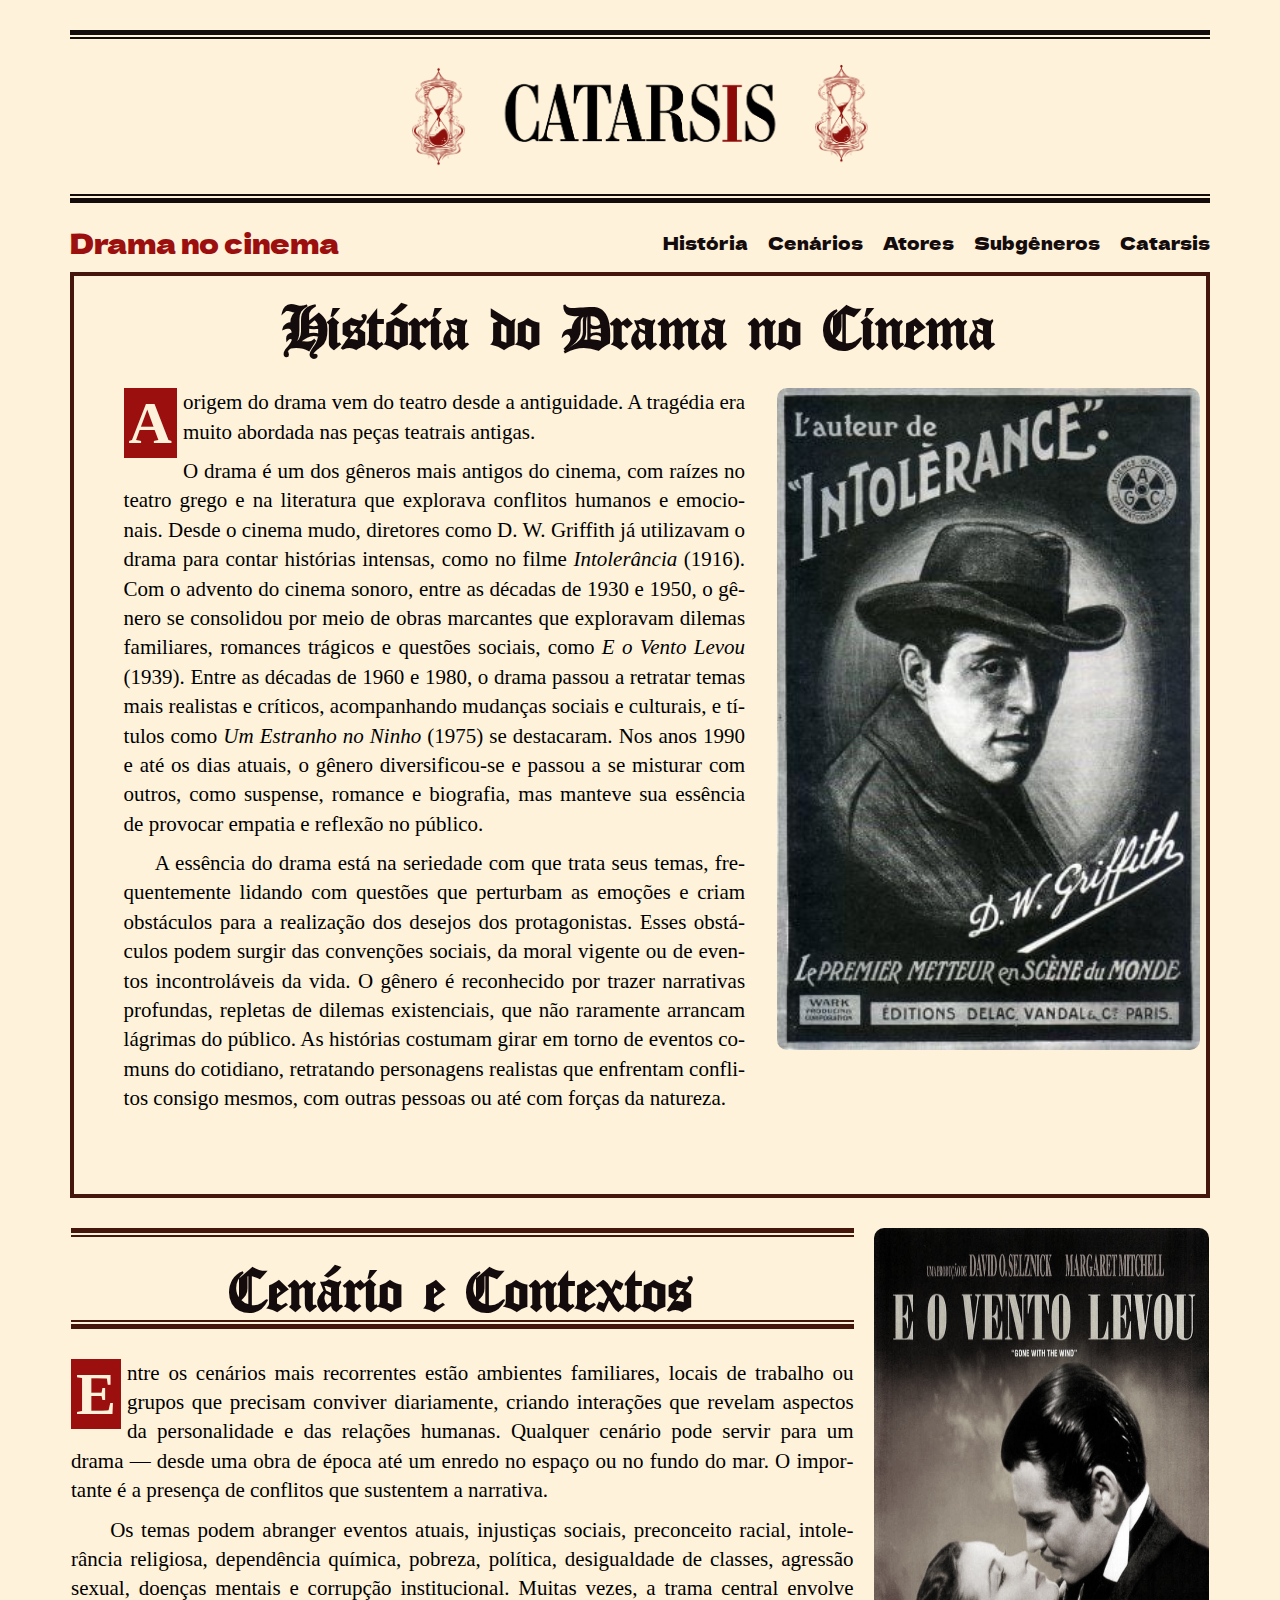
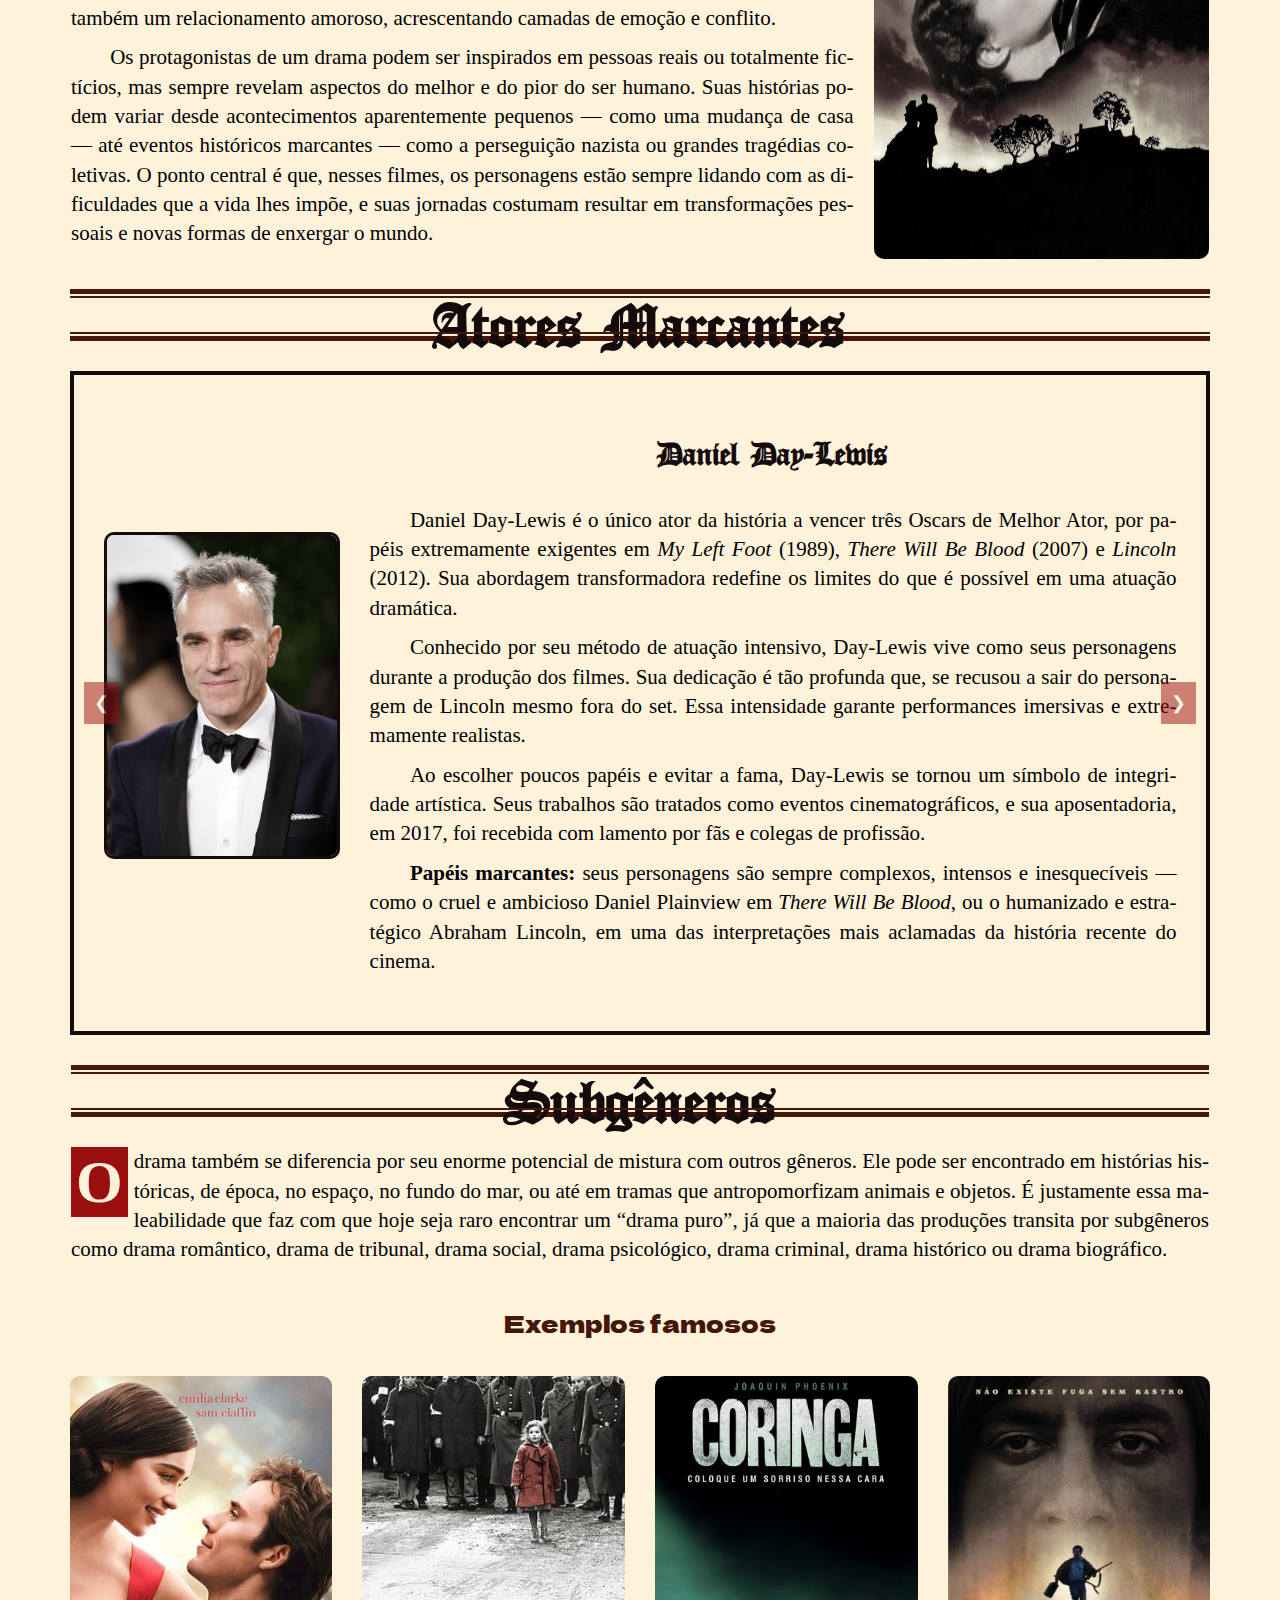
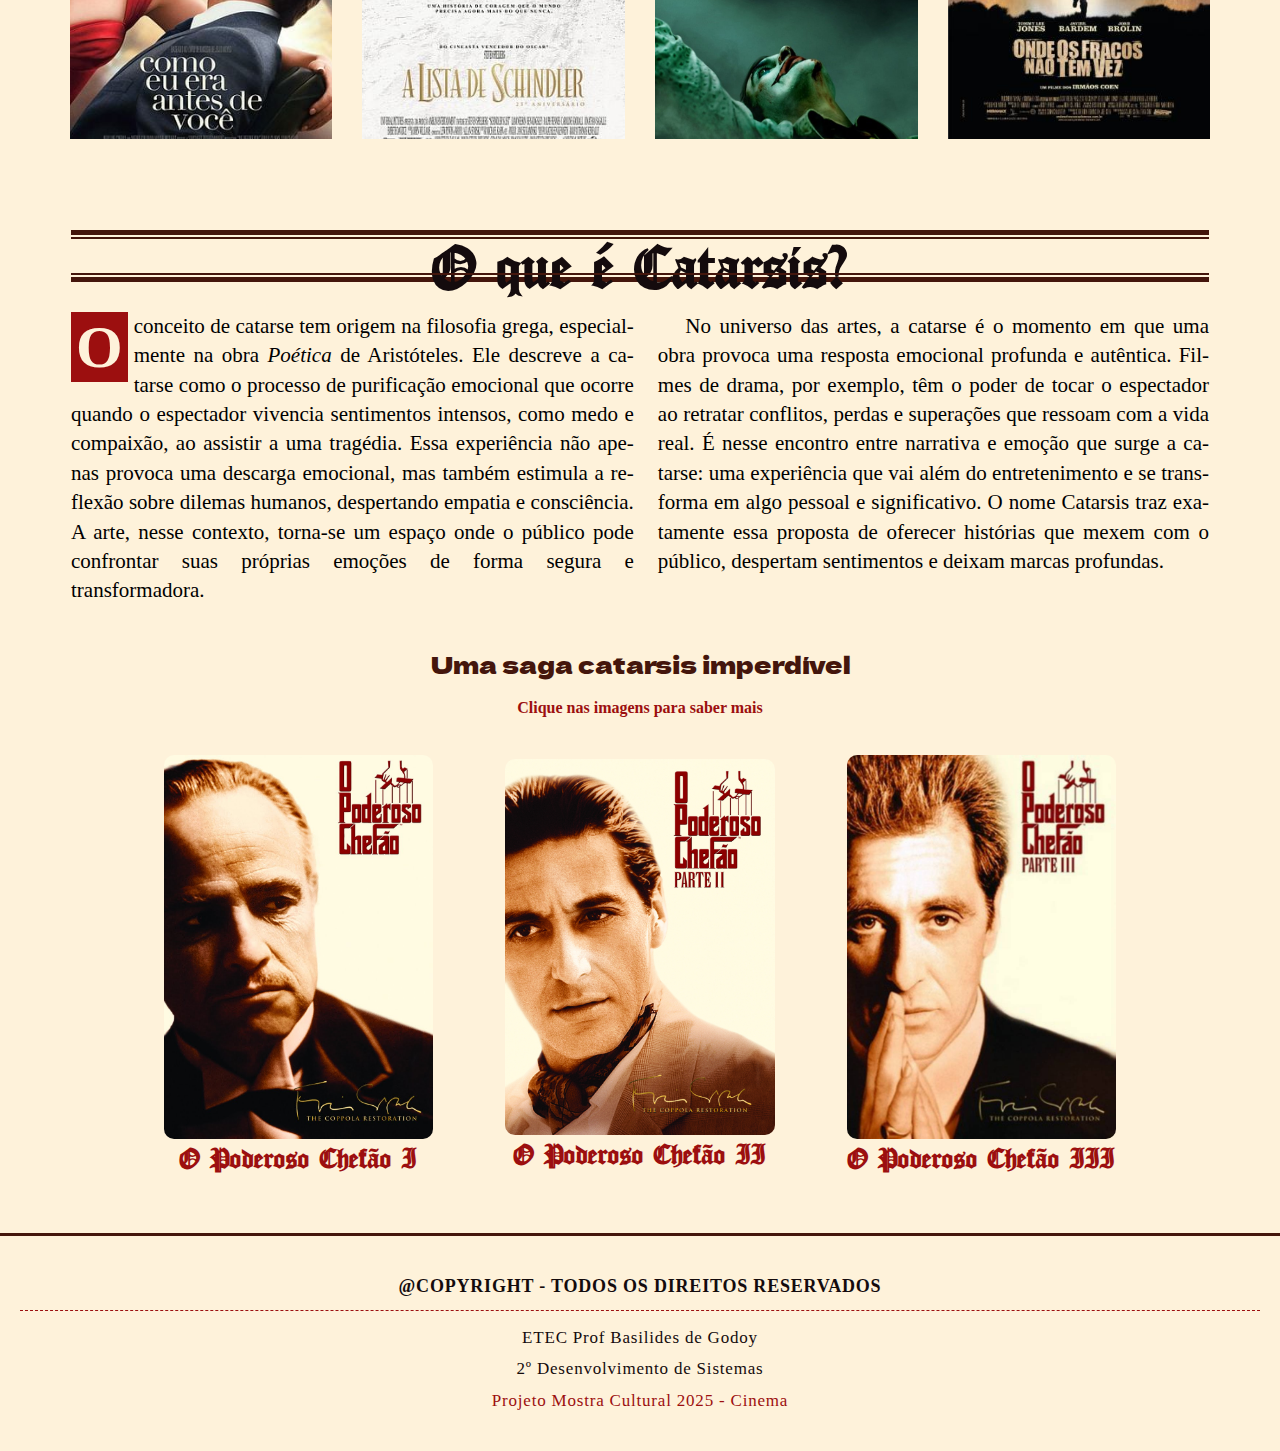
<file: index.html>
<!DOCTYPE html>
<html lang="pt-br">

<head>
    <meta charset="UTF-8">
    <meta name="viewport" content="width=device-width, initial-scale=1.0">
    <link rel="stylesheet" href="./src/css/style.css">
    <link rel="shortcut icon" href="./src/images/Ampulheta.png">
    <title>CATARSIS</title>
</head>

<body>
    <main>
        <div class="heading">
            <img src="./src/images/Titulo.png" alt="Catarsis"/>
        </div>
        <nav>
            <a href="#" class="nome">Drama no cinema</a>
            <a href="#historia" class="referencia">História</a>
            <a href="#cenario" class="referencia">Cenários</a>
            <a href="#atores" class="referencia">Atores</a>
            <a href="#subgenero" class="referencia">Subgêneros</a>
            <a href="#catarsis" class="referencia">Catarsis</a>
        </nav>
        <section class="section-1" id="historia">
            <h1>História do Drama no Cinema</h1>
            <div class="content">
                <div class="text">
                    <div>
                        <p><span>A</span>origem do drama vem do teatro desde a antiguidade. 
                            A tragédia era muito abordada nas peças teatrais antigas.</p>
                        <p>O drama é um dos gêneros mais antigos do cinema, com raízes no teatro grego e na 
                            literatura que explorava conflitos humanos e emocionais. Desde o cinema mudo, diretores 
                            como D. W. Griffith já utilizavam o drama para contar histórias intensas, como no filme 
                            <i>Intolerância</i> (1916). Com o advento do cinema sonoro, entre as décadas de 1930 e 1950, 
                            o gênero se consolidou por meio de obras marcantes que exploravam dilemas familiares, 
                            romances trágicos e questões sociais, como <i>E o Vento Levou</i> (1939). Entre as décadas de 
                            1960 e 1980, o drama passou a retratar temas mais realistas e críticos,
                            acompanhando mudanças sociais e culturais, e títulos como <i>Um Estranho no Ninho</i> (1975) se destacaram. 
                            Nos anos 1990 e até os dias atuais, o gênero diversificou-se e passou a se misturar com 
                            outros, como suspense, romance e biografia, mas manteve sua essência de provocar empatia 
                            e reflexão no público.</p>
                        <p class="recuo">A essência do drama está na seriedade com que trata seus temas, frequentemente lidando com questões que 
                            perturbam as emoções e criam obstáculos para a realização dos desejos dos protagonistas. Esses obstáculos 
                            podem surgir das convenções sociais, da moral vigente ou de eventos incontroláveis da vida. O gênero é 
                            reconhecido por trazer narrativas profundas, repletas de dilemas existenciais, que não raramente arrancam 
                            lágrimas do público. As histórias costumam girar em torno de eventos comuns do cotidiano, retratando 
                            personagens realistas que enfrentam conflitos consigo mesmos, com outras pessoas ou até com forças da 
                            natureza.</p>
                    </div>
                    <div class="cartaz">
                        <img src="./src/images/Intolerancia.jpg" alt="Intolerância (1916)" class="intolerancia"/>
                    </div>
                </div>
            </div>
        </section>
        <section class="section-2" id="cenario">
            <div class="content">
                <div class="text">
                    <h2>Cenário e Contextos</h2>
                    <p><span>E</span>ntre os cenários mais recorrentes estão ambientes familiares, locais de trabalho ou 
                        grupos que precisam conviver diariamente, criando interações que revelam aspectos da 
                        personalidade e das relações humanas. Qualquer cenário pode servir para um drama — 
                        desde uma obra de época até um enredo no espaço ou no fundo do mar. O importante é a 
                        presença de conflitos que sustentem a narrativa.</p>
                    <p class="recuo">Os temas podem abranger eventos atuais, injustiças sociais, preconceito racial, intolerância 
                        religiosa, dependência química, pobreza, política, desigualdade de classes, agressão sexual,
                         doenças mentais e corrupção institucional. Muitas vezes, a trama central envolve também 
                         um relacionamento amoroso, acrescentando camadas de emoção e conflito.</p>
                    <p class="recuo">Os protagonistas de um drama podem ser inspirados em pessoas reais ou totalmente fictícios, 
                        mas sempre revelam aspectos do melhor e do pior do ser humano. Suas histórias podem variar 
                        desde acontecimentos aparentemente pequenos — como uma mudança de casa — até eventos históricos 
                        marcantes — como a perseguição nazista ou grandes tragédias coletivas. O ponto central é que, 
                        nesses filmes, os personagens estão sempre lidando com as dificuldades que a vida lhes impõe, 
                        e suas jornadas costumam resultar em transformações pessoais e novas formas de enxergar o mundo.</p>
                </div>
                <div class="image">
                    <img src="./src/images/EOVentoLevou.jpg" alt="E O Vento Levou (1939)">
                </div>
            </div>
        </section>
        <h2 id="atores">Atores Marcantes</h2>
        <section class="carousel-container">
           <button class="carousel-button left">&#10094;</button>
            <div class="carousel-track">
                <div class="carousel-item">
                    <img src="./src/images/Daniel.jpg" alt="Daniel Day-Lewis" />
                     <div>
                        <h3>Daniel Day-Lewis</h3>
                        <p class="recuo">Daniel Day-Lewis é o único ator da história a vencer três Oscars de Melhor Ator, por papéis extremamente  
                            exigentes em <i>My Left Foot</i> (1989), <i>There Will Be Blood</i> (2007) e <i>Lincoln </i>(2012). Sua abordagem transformadora redefine os 
                            limites do que é possível em uma atuação dramática.</p>
                        <p class="recuo">Conhecido por seu método de atuação intensivo, Day-Lewis vive como seus personagens durante a produção 
                            dos filmes. Sua dedicação é tão profunda que, se recusou a sair do personagem de Lincoln mesmo fora do 
                            set. Essa intensidade garante performances imersivas e extremamente realistas.</p>
                        <p class="recuo">Ao escolher poucos papéis e evitar a fama, Day-Lewis se tornou um símbolo de integridade artística. 
                            Seus trabalhos são tratados como eventos cinematográficos, e sua aposentadoria, em 2017, foi recebida com lamento 
                            por fãs e colegas de profissão.</p>
                        <p class="recuo"><strong>Papéis marcantes: </strong> seus personagens são sempre complexos, intensos e inesquecíveis — como 
                            o cruel e ambicioso Daniel Plainview em <i>There Will Be Blood</i>, ou o humanizado e estratégico Abraham Lincoln, em uma 
                            das interpretações mais aclamadas da história recente do cinema.</p>
                    </div>
                </div>
                <div class="carousel-item">
                    <img src="./src/images/ViolaD.jpg" alt="Viola Davis" />
                    <div>
                        <h3>Viola Davis</h3>
                        <p class="recuo">Viola Davis é amplamente reconhecida por sua habilidade em transmitir emoções com uma profundidade rara. 
                            Sua performance no filme <i>Fences</i> (2016), ao lado de Denzel Washington, rendeu-lhe o Oscar de Melhor Atriz Coadjuvante 
                            e é considerada um marco na representação da experiência afro-americana no cinema.</p>
                        <p class="recuo">Davis fez história ao se tornar a primeira atriz negra a conquistar a chamada "tríplice coroa da atuação": 
                            um Oscar (<i>Fences</i>), um Emmy (<i>How to Get Away with Murder</i>) e dois Tonys (<i>King Hedley II</i> e <i>Fences na Broadway</i>). Essa 
                            conquista ressalta não apenas sua versatilidade, mas também sua resiliência em uma indústria marcada por desigualdades raciais.</p>
                        <p class="recuo">Além de seu trabalho artístico, Davis tem usado sua plataforma para discutir a falta de representatividade negra 
                            em Hollywood. Em seu discurso no Emmy de 2015, afirmou: "A única coisa que separa mulheres negras de qualquer outra pessoa 
                            é oportunidade." Seu posicionamento fortaleceu o debate sobre diversidade e equidade na indústria do entretenimento.</p>
                        <p class="recuo"><strong>Papéis marcantes:</strong> por sua entrega total aos personagens, Viola Davis imprime intensidade emocional 
                            em tudo o que faz. Seja como a advogada Annalise Keating em <i>How to Get Away with Murder</i>, ou como Aibileen Clark em <i>The Help</i>, 
                            suas interpretações são sempre densas, humanas e memoráveis.</p>
                    </div>
                </div>
                <div class="carousel-item">
                    <img src="./src/images/Meryl.jpg" alt="Meryl Streep" />
                    <div>
                        <h3>Meryl Streep</h3>
                        <p class="recuo">Meryl Streep é reconhecida mundialmente por sua precisão técnica e domínio absoluto da arte de atuar. Com 21 
                            indicações ao Oscar e 3 vitórias, ela é a atriz mais indicada da história da premiação, tendo se destacado 
                            em papéis que exigem transformações complexas e domínio de sotaques, como em <i>Sophie's Choice</i> (1982), onde 
                            interpretou uma sobrevivente do Holocausto.</p>
                        <p class="recuo">Ao longo de mais de cinco décadas de carreira, Streep transitou com maestria entre gêneros — do drama 
                            profundo ao musical, passando pela comédia e o romance. Sua capacidade de adaptação a diferentes estilos e 
                            épocas cinematográficas a torna uma referência constante de excelência e versatilidade.</p>
                        <p class="recuo">Streep não é apenas um ícone artístico, mas também um símbolo de como mulheres podem prosperar e se 
                            reinventar mesmo em uma indústria que historicamente marginaliza atrizes mais velhas. Seu ativismo em 
                            causas femininas e ambientais reforça seu papel como figura pública engajada.</p>
                        <p class="recuo"><strong>Papéis marcantes:</strong> De Miranda Priestly em <i>O Diabo Veste Prada</i> à Primeira-Ministra Margaret Thatcher em 
                            <i>The Iron Lady</i>, passando por Julia Child em <i>Julie & Julia</i>, seus personagens são complexos, multifacetados 
                            e constantemente lembrados como referências de atuação dramática e cômica.</p>
                    </div>
                </div>
                <div class="carousel-item">
                    <img src="./src/images/Denzel.jpg" alt="Denzel Washington" />
                    <div>
                        <h3>Denzel Washington</h3>
                        <p class="recuo">Denzel Washington é celebrado por sua consistência ao longo de décadas, sendo um dos poucos atores a manter excelência 
                            dramática em papéis principais continuamente. Com dois Oscars — por <i>Glory</i> (1989) e <i>Training Day </i>(2001) —, ele consolidou sua posição 
                            como um dos maiores nomes da história do cinema.</p>
                        <p class="recuo">Denzel consegue mesclar carisma e intensidade em performances que combinam vulnerabilidade com força. Sua versatilidade 
                            se destaca tanto em papéis heroicos e inspiradores quanto em figuras moralmente ambíguas, como o detetive Alonzo Harris em <i>Training Day</i>.</p>
                        <p class="recuo">Nomeado pelo The New York Times como o maior ator do século XXI (em 2020), Washington é uma figura central na luta por maior 
                            representatividade negra em papéis de destaque. Ele também dirige e produz obras que expandem o protagonismo afro-americano no cinema.</p>
                        <p class="recuo"><strong>Papéis marcantes:</strong> performances em <i>Malcolm X</i>, <i>Fences</i>, <i>The Hurricane</i> e <i>Flight</i> demonstram sua habilidade 
                            em explorar dimensões emocionais complexas com intensidade e autenticidade, criando personagens que permanecem na memória do público.</p>
                    </div>
                </div>
            </div>
            <button class="carousel-button right">&#10095;</button>
        </section>

        <section class="section-3" id="subgenero">
            <h2>Subgêneros</h2>
            <div class="content">
                <div class="text">
                    <p><span>O</span>drama também se diferencia por seu enorme potencial de mistura com outros 
                        gêneros. Ele pode ser encontrado em histórias históricas, de época, no espaço, no fundo 
                        do mar, ou até em tramas que antropomorfizam animais e objetos. É justamente essa 
                        maleabilidade que faz com que hoje seja raro encontrar um “drama puro”, já que a maioria 
                        das produções transita por subgêneros como drama romântico, drama de tribunal, drama 
                        social, drama psicológico, drama criminal, drama histórico ou drama biográfico.</p>
                </div>
            </div>
        </section>
        <section class="filmes">
        <h4 class="title">Exemplos famosos</h4>
        <div class="item-filme">
            <div class="card">
                <img src="./src/images/AntesDeVocê.jpg">
                <div class="card-content">
                    <span class="titulo-card">Como Eu Era Antes de Você</span>
                    <span class="info">Lançamento: 16 de junho de 2016</span>
                    <span class="info">Gênero: Drama, Romance</span>
                    <span class="info">Duração: 1h 50min</span>
                    <span class="info">Direção: Thea Sharrock | Roteiro: Jojo Moyes</span>
                </div>
            </div>
            <div class="card">
                <img src="./src/images/Schindler.jpg">
                <div class="card-content">
                    <span class="titulo-card">A Lista de Schindler</span>
                    <span class="info">Lançamento: 31 de dezembro de 1993</span>
                    <span class="info">Gênero: Drama Histórico</span>
                    <span class="info">Duração: 3h 15min</span>
                    <span class="info">Direção: Steven Spielberg | Roteiro: Steven Zaillian</span>
                </div>
            </div>
            <div class="card">
                <img src="./src/images/Joker.jpg">
                <div class="card-content">
                    <span class="titulo-card">Coringa</span>
                    <span class="info">Lançamento: 3 de outubro de 2019</span>
                    <span class="info">Gênero: Drama Psicológico</span>
                    <span class="info">Duração: 2h 02min</span>
                    <span class="info">Direção: Todd Phillips | Roteiro: Todd Phillips, Scott Silver</span>
                </div>
            </div>
            <div class="card">
                <img src="./src/images/Fracos.jpg">
                <div class="card-content">
                    <span class="titulo-card">Onde os Fracos Não Tem Vez</span>
                    <span class="info">Lançamento: 1 de fevereiro de 2008</span>
                    <span class="info">Gênero: Drama Policial, Faroeste</span>
                    <span class="info">Duração: 2h 02min</span>
                    <span class="info">Direção: Joel Coen, Ethan Coen | Roteiro: Joel Coen, Ethan Coen</span>
                </div>
            </div>
        </div>
    </section>

        <section class="section-4" id="catarsis">
            <h2>O que é Catarsis?</h2>
            <div class="content">
                <div class="text left">
                    <p><span>O</span> conceito de catarse tem origem na filosofia grega, especialmente na obra <i>Poética</i> 
                        de Aristóteles. Ele descreve a catarse como o processo de purificação emocional que ocorre quando 
                        o espectador vivencia sentimentos intensos, como medo e compaixão, ao assistir a uma tragédia. Essa 
                        experiência não apenas provoca uma descarga emocional, mas também estimula a reflexão sobre dilemas 
                        humanos, despertando empatia e consciência. A arte, nesse contexto, torna-se um espaço onde o 
                        público pode confrontar suas próprias emoções de forma segura e transformadora.</p>
                </div>
                <div class="text right">
                    <p class="recuo">No universo das artes, a catarse é o momento em que uma obra provoca uma resposta emocional 
                        profunda e autêntica. Filmes de drama, por exemplo, têm o poder de tocar o espectador ao 
                        retratar conflitos, perdas e superações que ressoam com a vida real. É nesse encontro entre 
                        narrativa e emoção que surge a catarse: uma experiência que vai além do entretenimento e se 
                        transforma em algo pessoal e significativo. O nome Catarsis traz exatamente essa proposta de 
                        oferecer histórias que mexem com o público, despertam sentimentos e deixam marcas profundas.</p>
                </div>
            </div>
        </section>
        <section class="poderoso">
            <h4 class="title">Uma saga catarsis imperdível</h4>
            <h4>Clique nas imagens para saber mais</h4>
            <div class="cards">
                <div class="cards-poderosos">
                    <a href="./chefao1.html">
                        <img src="./src/images/Poderoso1.jpg" alt="O Poderoso Chefão">
                        <h3>O Poderoso Chefão I</h3>
                    </a>
                </div>
                <div class="cards-poderosos">
                    <a href="./chefao2.html">
                        <img src="./src/images/Poderoso2.jpg" alt="O Poderoso Chefão II">
                        <h3>O Poderoso Chefão II</h3>
                    </a>
                </div>
                <div class="cards-poderosos">
                    <a href="./chefao3.html">
                        <img src="./src/images/Poderoso3.jpg" alt="O Poderoso Chefão III">
                        <h3>O Poderoso Chefão III</h3>
                    </a>
                </div>
            </div>
        </section>
    </main>
    <footer class="footer">
        <div class="footer-content">
            <p>@Copyright - Todos os direitos reservados</p>
            <p>ETEC Prof Basilides de Godoy</p>
            <p>2º Desenvolvimento de Sistemas</p>
            <p>Projeto Mostra Cultural 2025 - Cinema</p>
        </div>
</footer>
<script src="./src/js/script.js"></script>
</body>
</html>
</file>
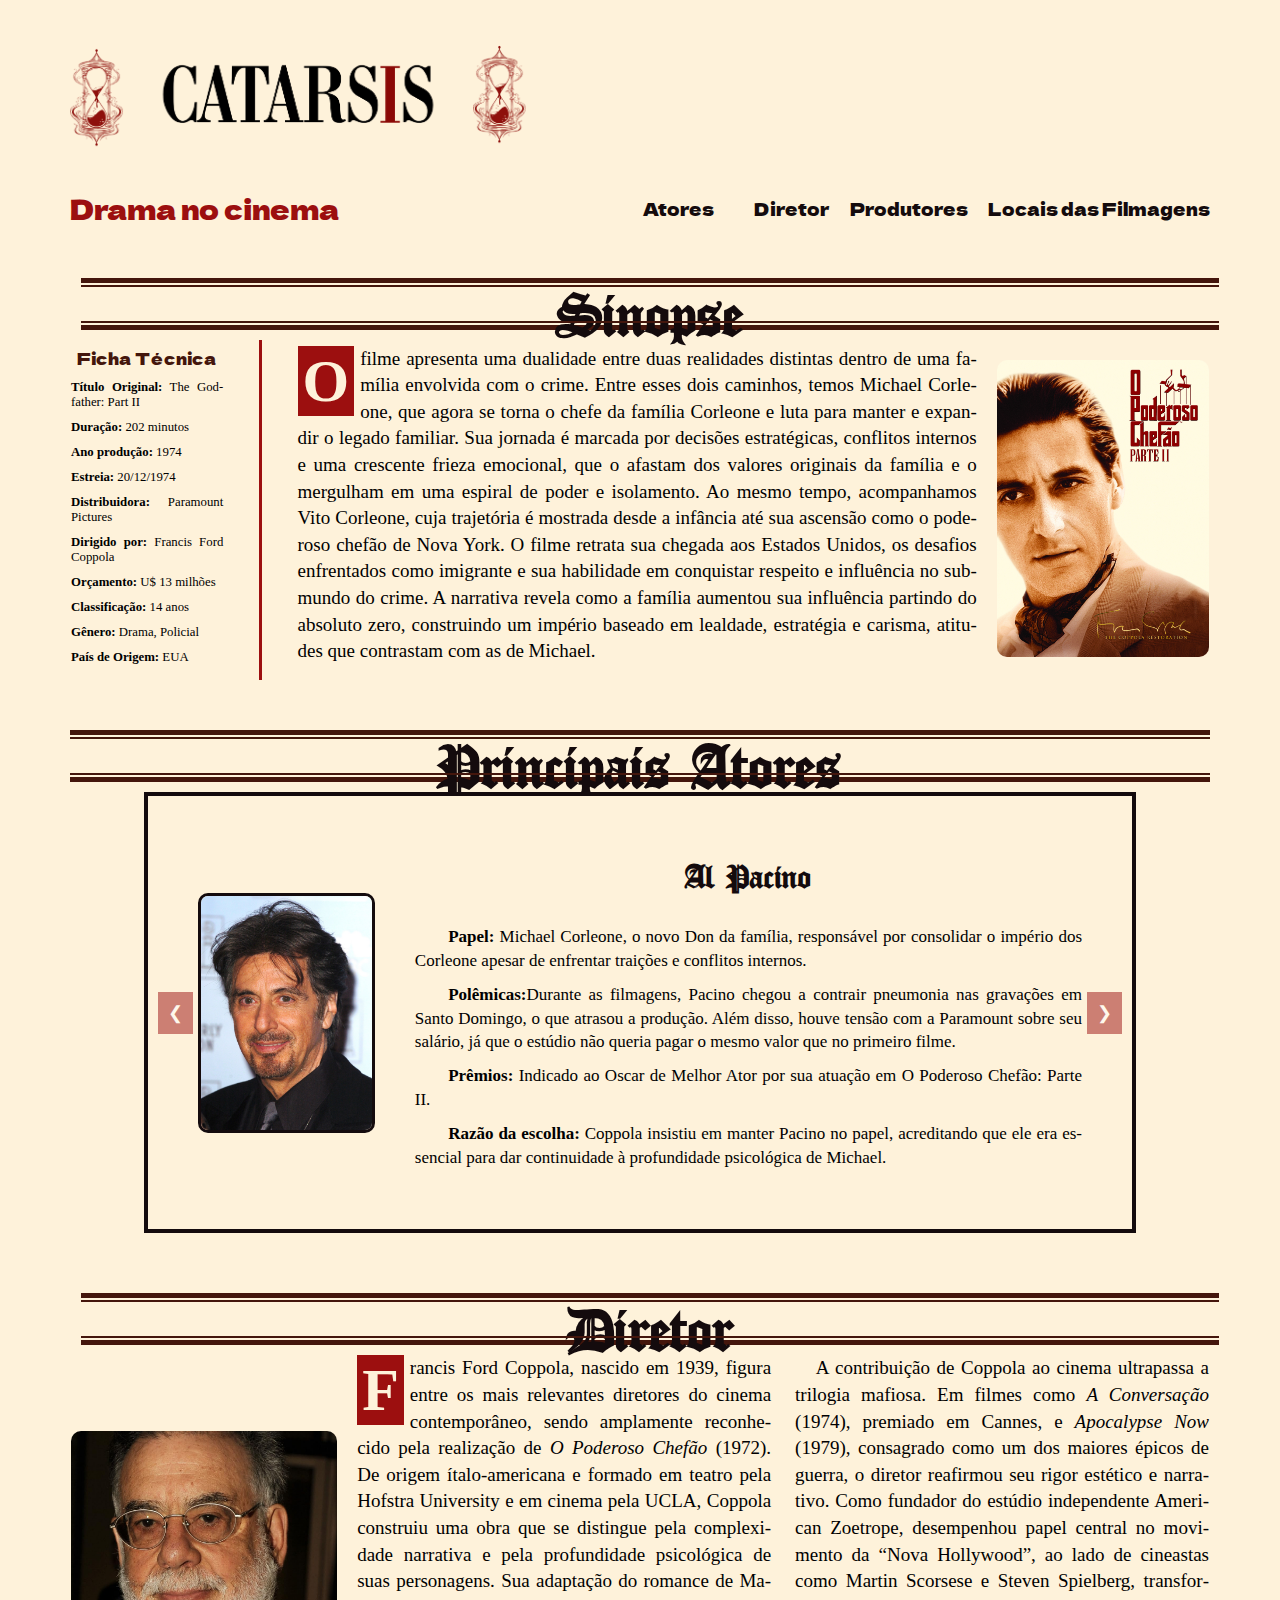
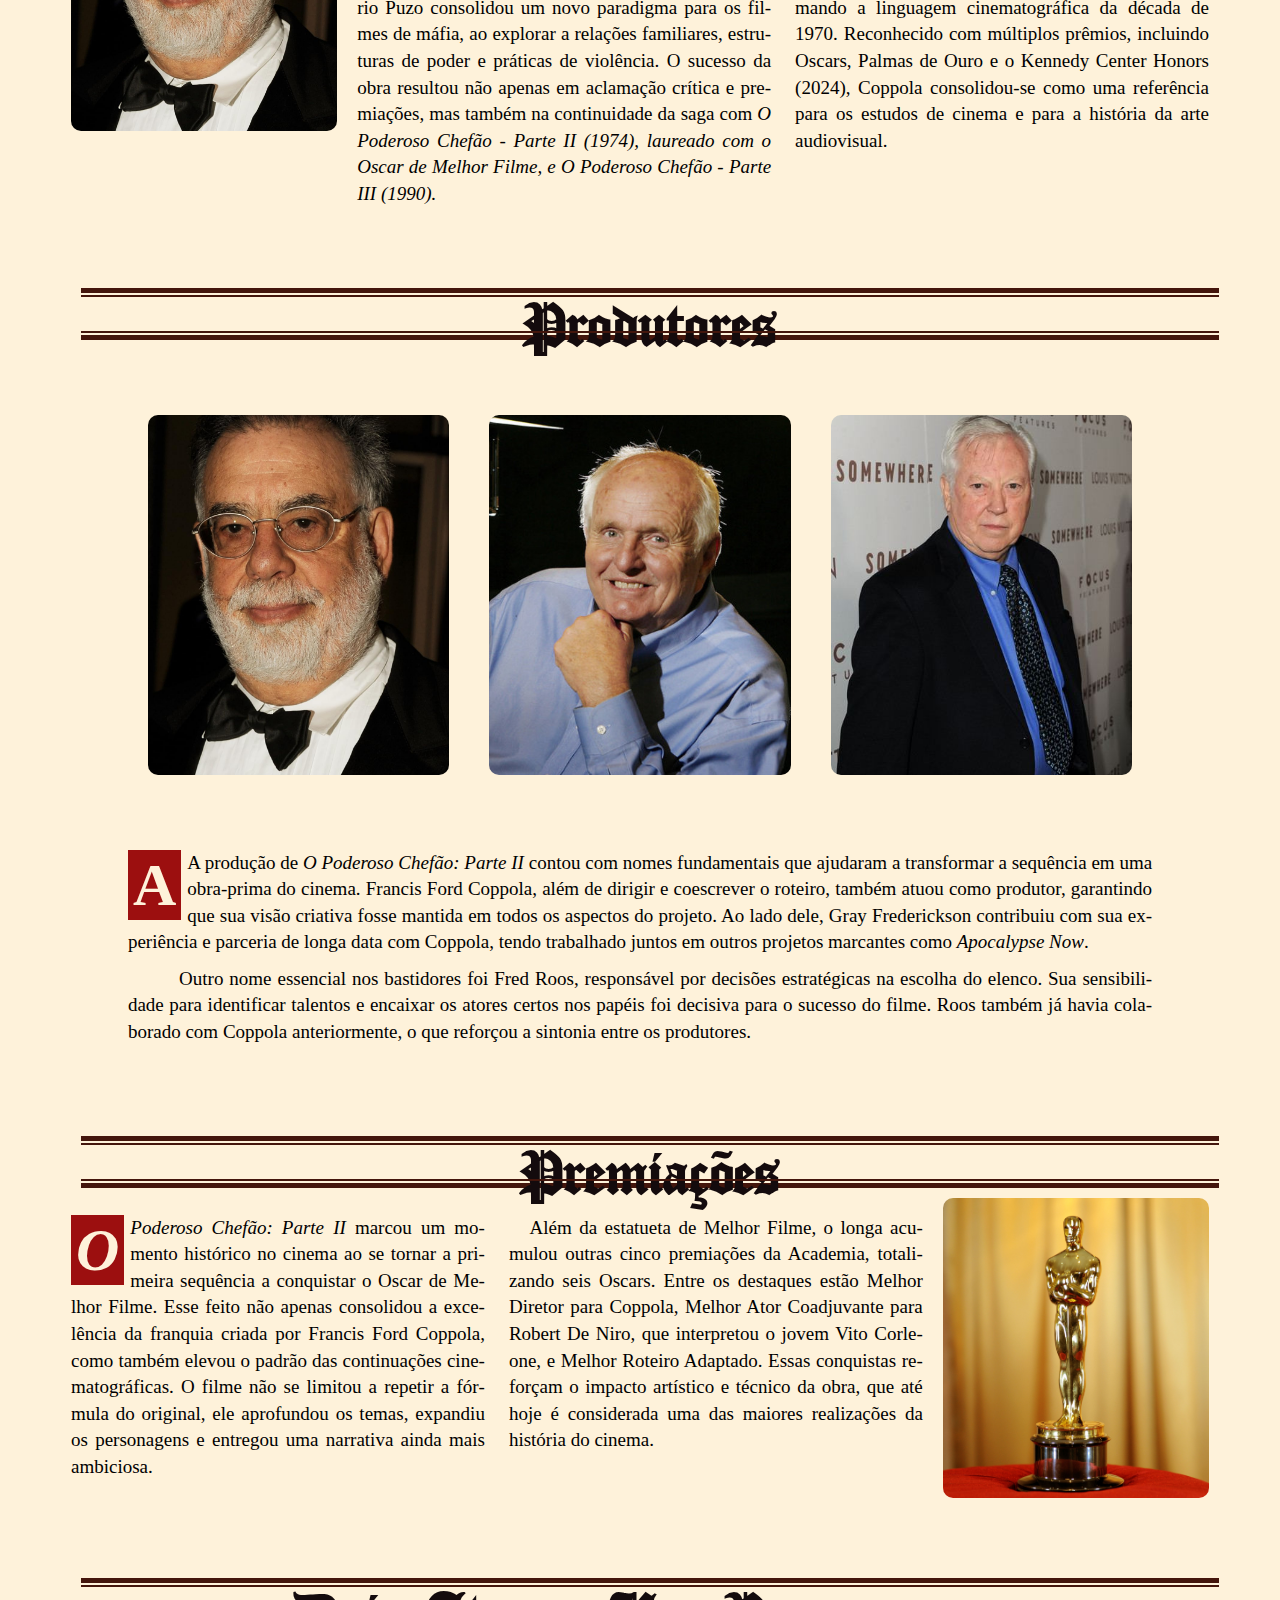
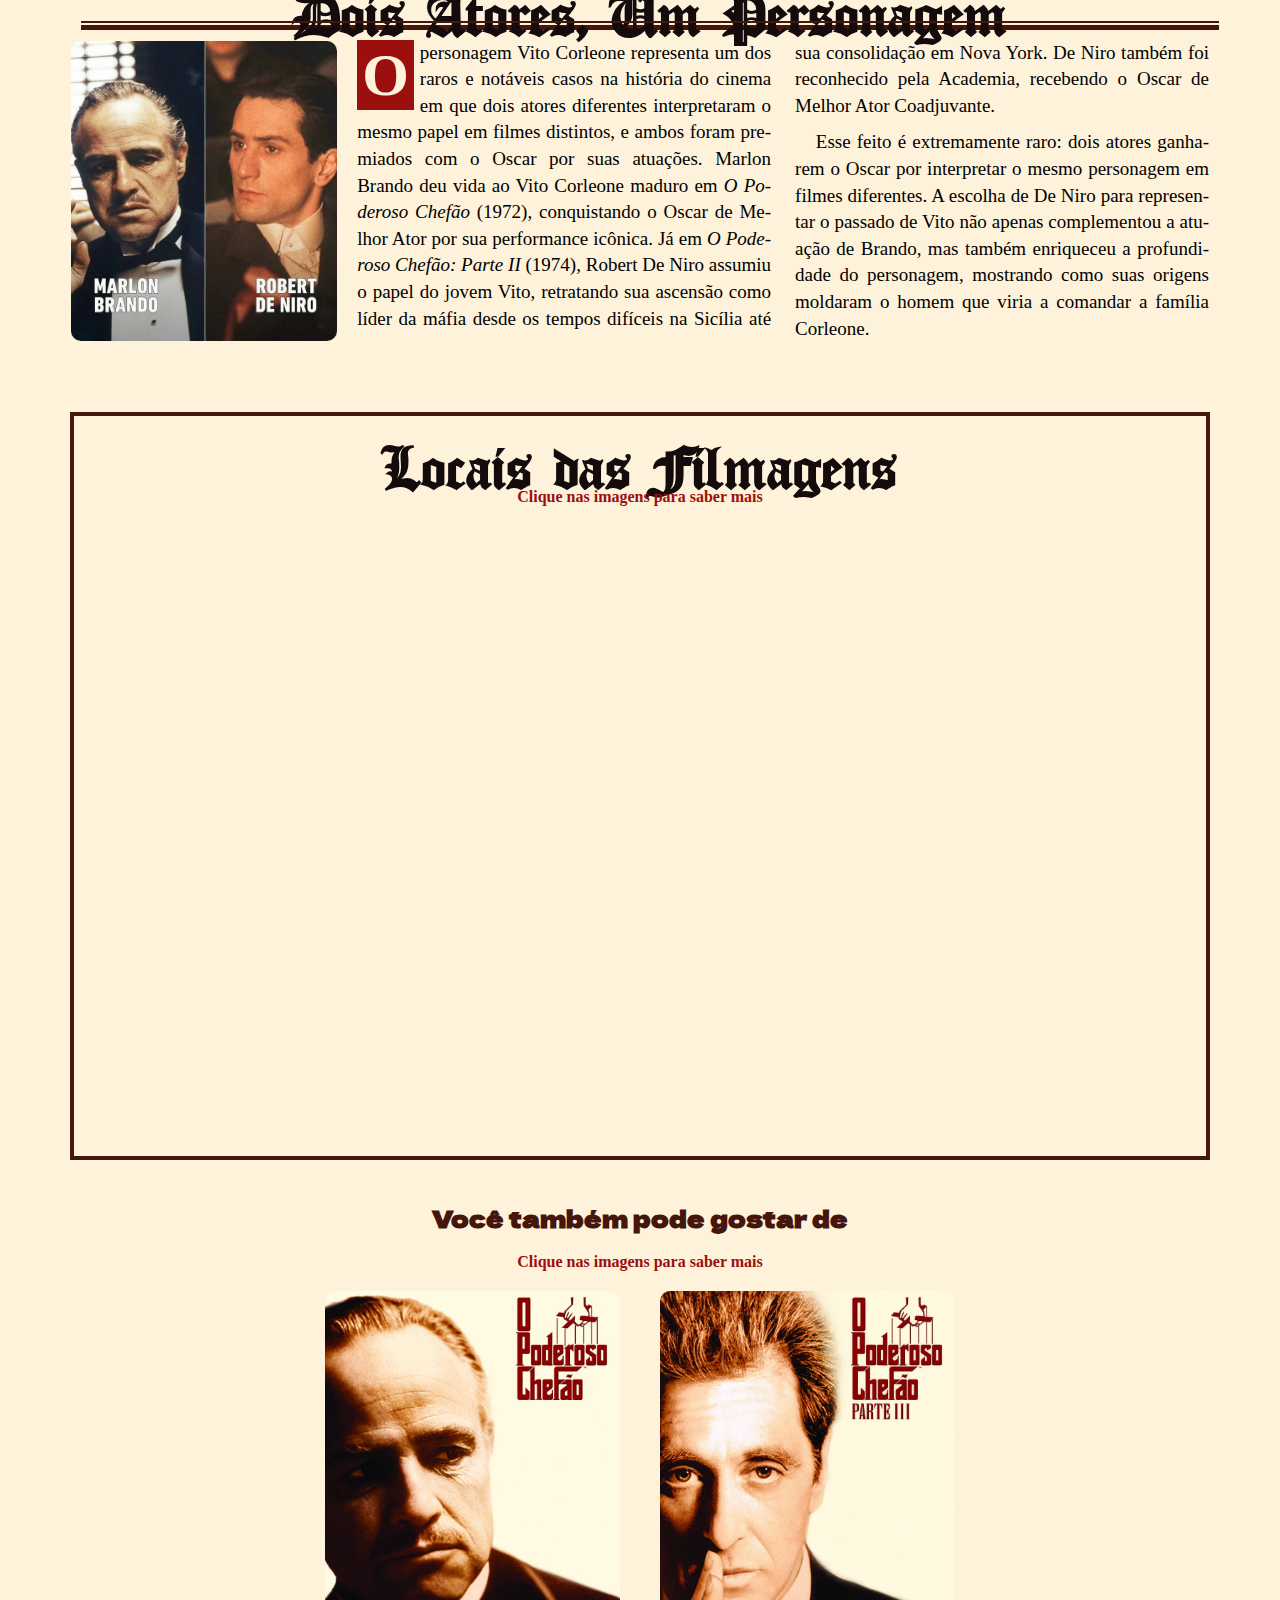
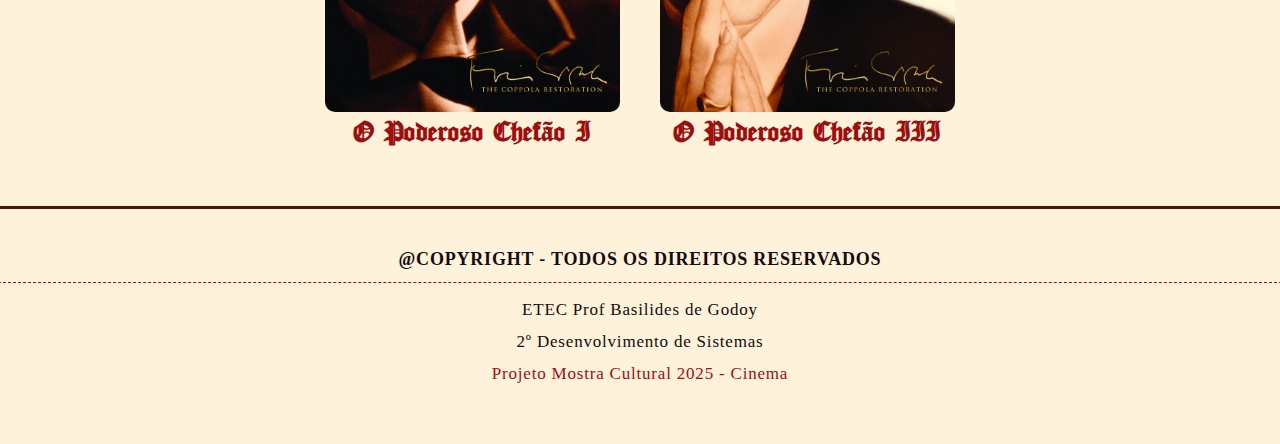
<file: chefao2.html>
<!DOCTYPE html>
<html lang="pt-br">
<head>
    <meta charset="UTF-8">
    <meta name="viewport" content="width=device-width, initial-scale=1.0">
    <link rel="stylesheet" href="./src/css/chefao2.css">
    <link rel="shortcut icon" href="./src/images/catarsis/Ampulheta.png">
    <title>CATARSIS - O Poderoso Chefão</title>
</head>

<body>
    <main>
        <div class="heading">
            <img src="./src/images/catarsis/Titulo.png" alt="Catarsis"/>
        </div>
        <nav>
            <a href="./index.html" class="nome">Drama no cinema</a>
            <a href="#atores" class="referencia">Atores</a>
            <a href="#bastidores" class="referencia"></a>
            <a href="#diretor" class="referencia">Diretor</a>
            <a href="#produtor" class="referencia">Produtores</a>
            <a href="#locais" class="referencia">Locais das Filmagens</a>
        </nav>
        <section class="section-sinopse" id="sinopse">
            <h2>Sinopse</h2>
            <div class="content">
                <div class="ficha">
                    <h4 class="title">Ficha Técnica</h4>
                    <p><strong>Título Original:</strong> The Godfather: Part II</p>
                    <p><strong>Duração:</strong> 202 minutos</p>
                    <p><strong>Ano produção:</strong> 1974</p>
                    <p><strong>Estreia:</strong> 20/12/1974</p>
                    <p><strong>Distribuidora:</strong> Paramount Pictures</p>
                    <p><strong>Dirigido por:</strong> Francis Ford Coppola</p>
                    <p><strong>Orçamento:</strong> U$ 13 milhões</p>
                    <p><strong>Classificação:</strong> 14 anos</p>
                    <p><strong>Gênero:</strong> Drama, Policial</p>
                    <p><strong>País de Origem:</strong> EUA</p>
                </div>
                <hr>
                <div class="text">
                    <p><span>O</span> filme apresenta uma dualidade entre duas realidades distintas dentro de uma 
                        família envolvida com o crime. Entre esses dois caminhos, temos Michael Corleone, que agora 
                        se torna o chefe da família Corleone e luta para manter e expandir o legado familiar. Sua 
                        jornada é marcada por decisões estratégicas, conflitos internos e uma crescente frieza 
                        emocional, que o afastam dos valores originais da família e o mergulham em uma espiral de 
                        poder e isolamento. Ao mesmo tempo, acompanhamos Vito Corleone, cuja trajetória é mostrada 
                        desde a infância até sua ascensão como o poderoso chefão de Nova York. O filme retrata sua 
                        chegada aos Estados Unidos, os desafios enfrentados como imigrante e sua habilidade em 
                        conquistar respeito e influência no submundo do crime. A narrativa revela como a família 
                        aumentou sua influência partindo do absoluto zero, construindo um império baseado em lealdade, 
                        estratégia e carisma, atitudes que contrastam com as de Michael.</p>
                </div>
                <div class="image">
                    <img src="./src/images/imgCapaFilmes/Poderoso2.jpg" alt="O Poderoso Chefão">
                </div>
            </div>
        </section>
        <h2 id="atores">Principais Atores</h2>
        <section class="carousel-container">
           <button class="carousel-button left">&#10094;</button>
            <div class="carousel-track">
                <div class="carousel-item">
                    <img src="./src/images/imgAtores/Pacino.jpg" alt="Al Pacino" />
                     <div>
                        <h3>Al Pacino</h3>
                        <p class="recuo"><strong>Papel:</strong> Michael Corleone, o novo Don da família, responsável por consolidar o império dos 
                            Corleone apesar de enfrentar traições e conflitos internos.</p>
                        <p class="recuo"><strong>Polêmicas:</strong>Durante as filmagens, Pacino chegou a contrair pneumonia nas gravações 
                            em Santo Domingo, o que atrasou a produção. Além disso, houve tensão com a Paramount sobre seu salário, já que o 
                            estúdio não queria pagar o mesmo valor que no primeiro filme.</p>
                        <p class="recuo"><strong>Prêmios:</strong> Indicado ao Oscar de Melhor Ator por sua atuação em O Poderoso Chefão: Parte II.</p>
                        <p class="recuo"><strong>Razão da escolha:</strong> Coppola insistiu em manter Pacino no papel, acreditando que ele 
                            era essencial para dar continuidade à profundidade psicológica de Michael.</p>
                    </div>
                </div>
                <div class="carousel-item">
                    <img src="./src/images/imgAtores/DeNiro.jpg" alt="Robert De Niro" />
                    <div>
                        <h3>Robert De Niro</h3>
                        <p class="recuo"><strong>Papel:</strong> Vito Corleone jovem, mostrando sua ascensão no mundo do crime desde a 
                            infância até se tornar o chefe da máfia.</p>
                        <p class="recuo"><strong>Polêmicas:</strong> De Niro passou meses aprendendo o dialeto siciliano para interpretar Vito com 
                            autenticidade. Quase todo o seu diálogo no filme é falado em siciliano, o que foi considerado ousado para um papel principal.</p>
                        <p class="recuo"><strong>Prêmios:</strong> Venceu o Oscar de Melhor Ator Coadjuvante por sua performance.</p>
                        <p class="recuo"><strong>Razão da escolha:</strong> Coppola viu em De Niro a capacidade de capturar a essência de Vito sem 
                            imitar Brando, criando uma versão jovem e crível do personagem.</p>
                    </div>
                </div>
                <div class="carousel-item">
                    <img src="./src/images/imgAtores/Diane.jpg" alt="Diane Keaton"/>
                    <div>
                        <h3>Diane Keaton</h3>
                        <p class="recuo"><strong>Papel:</strong> Kay Adams Corleone, esposa de Michael, que se torna cada vez mais crítica em 
                            relação às decisões do marido e ao legado da família.</p>
                        <p class="recuo"><strong>Polêmicas:</strong> A personagem de Kay foi alvo de críticas por parte de alguns fãs da saga, que viam sua postura 
                            como uma ameaça à autoridade de Michael. No entanto, Keaton defendeu a importância de mostrar o impacto da violência na vida familiar.</p>
                        <p class="recuo"><strong>Razão da escolha:</strong> Coppola queria uma atriz que trouxesse sensibilidade e força ao papel de Kay, e 
                            Keaton já havia se destacado no primeiro filme.</p>
                    </div>
                </div>
                <div class="carousel-item">
                    <img src="./src/images/imgAtores/John.jpg" alt="John Cazale"/>
                    <div>
                        <h3>John Cazale</h3>
                        <p class="recuo"><strong>Papel:</strong> Fredo Corleone, irmão mais velho de Michael.</p>
                        <p class="recuo"><strong>Polêmicas:</strong> Embora sua atuação tenha sido elogiada, o personagem Fredo gerou controvérsia entre fãs 
                            por sua fragilidade emocional e pela traição contra Michael. Cazale, no entanto, trouxe profundidade ao papel, tornando Fredo um 
                            dos personagens mais trágicos da saga.</p>
                        <p class="recuo"><strong>Razão da escolha:</strong> Coppola já conhecia Cazale do teatro e acreditava que ele tinha a sensibilidade 
                            necessária para interpretar um personagem complexo e vulnerável como Fredo.</p>
                    </div>
                </div>
                <div class="carousel-item">
                    <img src="./src/images/imgAtores/Robert.jpg" alt="Robert Duvall" />
                    <div>
                        <h3>Robert Duvall</h3>
                        <p class="recuo"><strong>Papel:</strong> Tom Hagen, o advogado da família Corleone.</p>
                        <p class="recuo"><strong>Polêmicas:</strong> Duvall ficou insatisfeito com a diferença salarial em relação a Pacino e 
                            Brando, o que gerou atritos com a produção. Por esse motivo, ele não retornou para O Poderoso Chefão III.</p>
                        <p class="recuo"><strong>Prêmios:</strong>Indicado ao BAFTA de Melhor Ator Coadjuvante por sua atuação em Parte II.</p>
                        <p class="recuo"><strong>Razão da escolha:</strong> Coppola valorizava a presença calma e racional de 
                            Duvall, que equilibrava os impulsos dos demais personagens e dava credibilidade ao papel de conselheiro.</p>
                    </div>
                </div>
                <div class="carousel-item">
                    <img src="./src/images/imgAtores/Gazzo.jpg" alt="Michael V. Gazzo"/>
                    <div>
                        <h3>Michael V. Gazzo</h3>
                        <p class="recuo"><strong>Papel:</strong> Frank Pentangeli, capo da família Corleone.</p>
                        <p class="recuo"><strong>Polêmicas:</strong> Gazzo teve dificuldades com algumas cenas mais intensas, mas sua interpretação 
                            foi elogiada por transmitir tensão e vulnerabilidade. O personagem foi criado para substituir Clemenza, que não retornou por 
                            desentendimentos com a produção.</p>
                        <p class="recuo"><strong>Prêmios:</strong>Indicado ao Oscar de Melhor Ator Coadjuvante por sua atuação.</p>
                        <p class="recuo"><strong>Razão da escolha:</strong> Coppola viu em Gazzo a capacidade de representar um mafioso 
                            envelhecido e dividido entre lealdade e sobrevivência.</p>
                    </div>
                </div>
            </div>
            <button class="carousel-button right">&#10095;</button>
        </section>
        <section class="section-diretor" id="diretor">
            <h2>Diretor</h2>
            <div class="content">
                <div class="img">
                    <img src="./src/images/imgAtores/Coppola.jpg" alt="Francis Ford Coppola">
                </div>
                <div class="text">
                    <p><span>F</span>rancis Ford Coppola, nascido em 1939, figura entre os mais relevantes diretores do cinema 
                        contemporâneo, sendo amplamente reconhecido pela realização de <i>O Poderoso Chefão </i>(1972). De origem 
                        ítalo-americana e formado em teatro pela Hofstra University e em cinema pela UCLA, Coppola construiu 
                        uma obra que se distingue pela complexidade narrativa e pela profundidade psicológica de suas personagens. 
                        Sua adaptação do romance de Mario Puzo consolidou um novo paradigma para os filmes de máfia, ao explorar 
                        a relações familiares, estruturas de poder e práticas de violência. O sucesso da obra resultou não apenas 
                        em aclamação crítica e premiações, mas também na continuidade da saga com <i>O Poderoso Chefão - Parte II 
                        (1974), laureado com o Oscar de Melhor Filme, e <i>O Poderoso Chefão - Parte III</i> (1990).</i> </p>
                    <p class="recuo">A contribuição de Coppola ao cinema ultrapassa a trilogia mafiosa. Em filmes como <i>A Conversação</i> 
                        (1974), premiado em Cannes, e <i>Apocalypse Now</i> (1979), consagrado como um dos maiores épicos de guerra, o diretor 
                        reafirmou seu rigor estético e narrativo. Como fundador do estúdio independente American Zoetrope, desempenhou papel 
                        central no movimento da “Nova Hollywood”, ao lado de cineastas como Martin Scorsese e Steven Spielberg, transformando 
                        a linguagem cinematográfica da década de 1970. Reconhecido com múltiplos prêmios, incluindo Oscars, Palmas de Ouro 
                        e o Kennedy Center Honors (2024), Coppola consolidou-se como uma referência para os estudos de cinema e para a história 
                        da arte audiovisual.</p>
                </div>
            </div>
        </section>
        <section class="section-produtor" id="Produtor">
            <h2>Produtores</h2>
            <div class="cards">
                <div class="cards-poderosos">
                    <img src="./src/images/imgAtores/Coppola.jpg" alt="Francis Ford Coppola">
                </div>
                <div class="cards-poderosos">
                    <img src="./src/images/imgAtores/Gray.jpg" alt="Gray Frederickson ">
                </div>
                <div class="cards-poderosos">
                    <img src="./src/images/imgAtores/Ross.jpeg" alt="Fred Roos">
                </div>
            </div>
            <div class="content">
                <div class="text">
                    <p><span>A</span> A produção de <i>O Poderoso Chefão: Parte II</i> contou com nomes fundamentais que ajudaram a transformar 
                        a sequência em uma obra-prima do cinema. Francis Ford Coppola, além de dirigir e coescrever o roteiro, também atuou como 
                        produtor, garantindo que sua visão criativa fosse mantida em todos os aspectos do projeto. Ao lado dele, Gray Frederickson 
                        contribuiu com sua experiência e parceria de longa data com Coppola, tendo trabalhado juntos em outros projetos marcantes 
                        como <i>Apocalypse Now</i>. </p>
                    <p class="recuo">Outro nome essencial nos bastidores foi Fred Roos, responsável por decisões estratégicas na escolha do elenco. 
                        Sua sensibilidade para identificar talentos e encaixar os atores certos nos papéis foi decisiva para o sucesso do filme. 
                        Roos também já havia colaborado com Coppola anteriormente, o que reforçou a sintonia entre os produtores.</p>
                </div>
            </div>
        </section>
        <section class="section-diretor">
            <h2>Premiações</h2>
            <div class="content">
                <div class="text">
                    <p><i><span>O</span> Poderoso Chefão: Parte II</i> marcou um momento histórico no cinema ao se tornar a primeira sequência a 
                        conquistar o Oscar de Melhor Filme. Esse feito não apenas consolidou a excelência da franquia criada por Francis Ford 
                        Coppola, como também elevou o padrão das continuações cinematográficas. O filme não se limitou a repetir a fórmula do 
                        original, ele aprofundou os temas, expandiu os personagens e entregou uma narrativa ainda mais ambiciosa.</p>
                    <p class="recuo">Além da estatueta de Melhor Filme, o longa acumulou outras cinco premiações da Academia, totalizando 
                        seis Oscars. Entre os destaques estão Melhor Diretor para Coppola, Melhor Ator Coadjuvante para Robert De Niro, que 
                        interpretou o jovem Vito Corleone, e Melhor Roteiro Adaptado. Essas conquistas reforçam o impacto artístico e técnico da 
                        obra, que até hoje é considerada uma das maiores realizações da história do cinema.</p>
                </div>
                <div class="img">
                    <img src="./src/images/imgCuriosidades/Oscar.jpg" alt="Oscar">
                </div>
            </div>
        </section>
        <section class="section-diretor">
            <h2>Dois Atores, Um Personagem</h2>
            <div class="content">
                <div class="img">
                    <img src="./src/images/imgCuriosidades/Vitos.jpg" alt="Versões de Vito Corleone">
                </div>
                <div class="text">
                    <p><span>O</span> personagem Vito Corleone representa um dos raros e notáveis casos na história do cinema em que dois 
                        atores diferentes interpretaram o mesmo papel em filmes distintos, e ambos foram premiados com o Oscar por suas 
                        atuações. Marlon Brando deu vida ao Vito Corleone maduro em <i>O Poderoso Chefão</i> (1972), conquistando o Oscar de 
                        Melhor Ator por sua performance icônica. Já em <i>O Poderoso Chefão: Parte II</i> (1974), Robert De Niro assumiu o 
                        papel do jovem Vito, retratando sua ascensão como líder da máfia desde os tempos difíceis na Sicília até sua 
                        consolidação em Nova York. De Niro também foi reconhecido pela Academia, recebendo o Oscar de Melhor Ator Coadjuvante.</p>
                    <p class="recuo">Esse feito é extremamente raro: dois atores ganharem o Oscar por interpretar o mesmo personagem em 
                        filmes diferentes. A escolha de De Niro para representar o passado de Vito não apenas complementou a atuação de Brando, 
                        mas também enriqueceu a profundidade do personagem, mostrando como suas origens moldaram o homem que viria a comandar a 
                        família Corleone.</p>
                </div>
            </div>
        </section>
        <section class="section-locais" id="locais">
            <h1>Locais das Filmagens</h1>
            <h4>Clique nas imagens para saber mais</h4>
            <div class="item-filme">
                <div class="card">
                    <div class="slider">
                        <img src="./src/images/imgLugar/Manhattan1.jpg" alt="Manhattan">
                        <img src="./src/images/imgLugar/Manhattan2.jpg" alt="Manhattan">
                        <img src="./src/images/imgLugar/Manhattan3.jpg" alt="Manhattan">
                    </div>
                    <div class="card-content">
                        <span class="title">Manhattan, Nova York</span>
                        <span class="info">As cenas da infância de Vito Corleone foram gravadas em Manhattan, Nova York, retratando os 
                            primeiros anos do personagem nos bairros italianos da cidade. A ambientação urbana e histórica contribuiu para 
                            transmitir o clima de imigração e pobreza que moldou os primeiros passos de Vito.</span>
                    </div>
                </div>
                <div class="card">
                    <div class="slider">
                        <img src="./src/images/imgLugar/Lake1.jpeg" alt="Lake Tahoe">
                        <img src="./src/images/imgLugar/Lake2.jpg" alt="Lake Tahoe">
                        <img src="./src/images/imgLugar/Lake3.jpg" alt="Lake Tahoe">
                    </div>
                    <div class="card-content">
                        <span class="title">Lake Tahoe, Nevada</span>
                        <span class="info">Serviu como cenário para a casa atual da família Corleone, onde Michael conduz os negócios e 
                            enfrenta os conflitos internos da organização. A paisagem isolada e fria do lago reforça o distanciamento emocional 
                            e estratégico de Michael em relação ao mundo exterior.</span>
                    </div>
                </div>
            </div>
            <div class="item-filme">
                <div class="card">
                    <div class="slider">
                        <img src="./src/images/imgLugar/Miami1.jpg" alt="Miami">
                        <img src="./src/images/imgLugar/Miami2.jpg" alt="Miami">
                        <img src="./src/images/imgLugar/Miami3.jpg" alt="Miami">
                    </div>
                    <div class="card-content">
                        <span class="title">Miami, Flórida</span>
                        <span class="info">Foram filmadas as cenas na residência de Hyman Roth, personagem central nas negociações 
                            internacionais da máfia. O clima ensolarado e o estilo da casa refletem a influência e o poder que Roth exerce 
                            fora do eixo tradicional da família Corleone.</span>
                    </div>
                </div>
                <div class="card">
                    <div class="slider">
                        <img src="./src/images/imgLugar/SantoDomingo1.jpg" alt="Santo Domingo">
                        <img src="./src/images/imgLugar/SantoDomingo2.jpg" alt="Santo Domingo">
                        <img src="./src/images/imgLugar/SantoDomingo3.jpg" alt="Santo Domingo">
                    </div>
                    <div class="card-content">
                        <span class="title">Santo Domingo, República Dominicana</span>
                        <span class="info">Representou Havana durante os eventos ligados à Revolução Cubana. A escolha da cidade foi 
                            estratégica, já que filmar em Cuba era inviável na época, e Santo Domingo oferecia uma ambientação semelhante.</span>
                    </div>
                </div>
            </div>
        </section>
        <section class="poderoso">
            <h4>Você também pode gostar de</h4>
            <h5>Clique nas imagens para saber mais</h5>
            <div class="cards">
                <div class="cards-poderosos">
                    <a href="./chefao1.html">
                        <img src="./src/images/imgCapaFilmes/Poderoso1.jpg" alt="O Poderoso Chefão I">
                        <h3>O Poderoso Chefão I</h3>
                    </a>
                </div>
                <div class="cards-poderosos">
                    <a href="./chefao3.html">
                        <img src="./src/images/imgCapaFilmes/Poderoso3.jpg" alt="O Poderoso Chefão III">
                        <h3>O Poderoso Chefão III</h3>
                    </a>
                </div>
            </div>
        </section>
    <footer class="footer">
        <div class="footer-content">
            <p>@Copyright - Todos os direitos reservados</p>
            <p>ETEC Prof Basilides de Godoy</p>
            <p>2º Desenvolvimento de Sistemas</p>
            <p>Projeto Mostra Cultural 2025 - Cinema</p>
        </div>
    </footer>
    <script src="./src/js/script.js"></script>
</body>
</html>
</file>
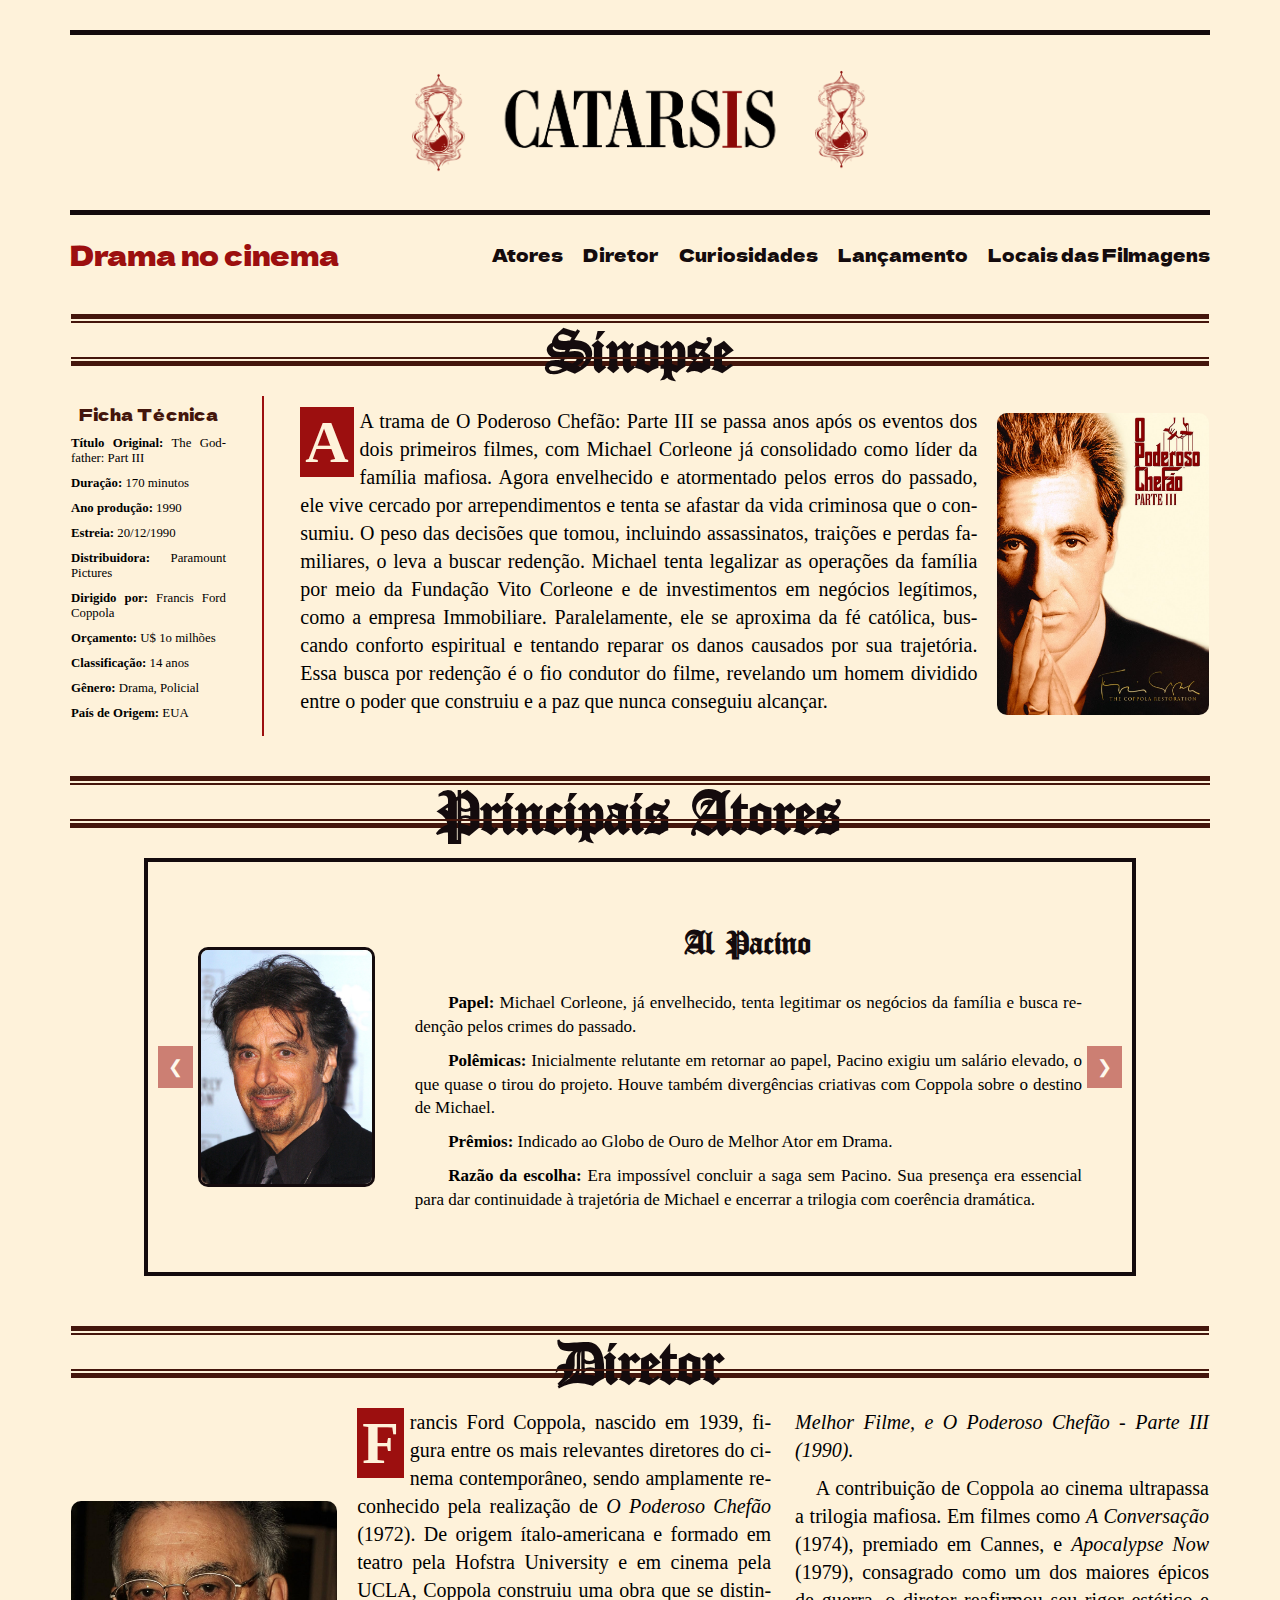
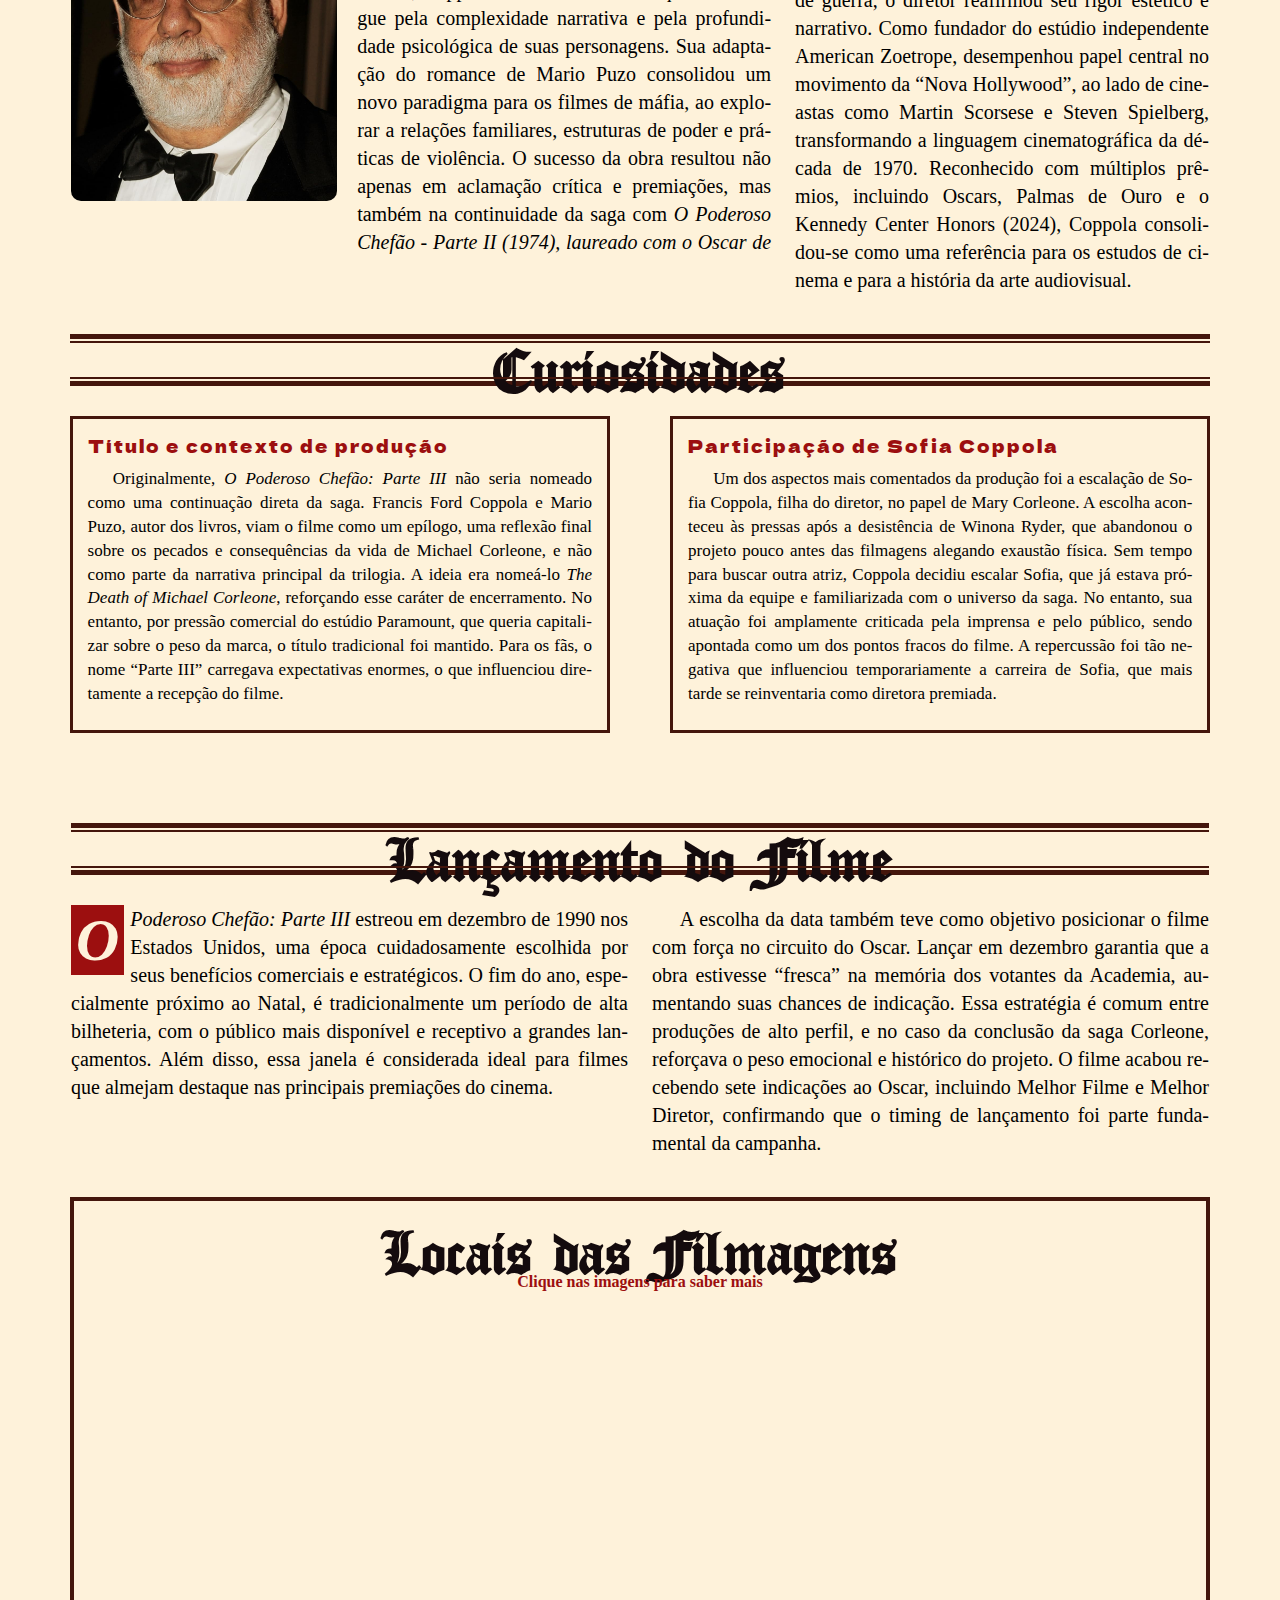
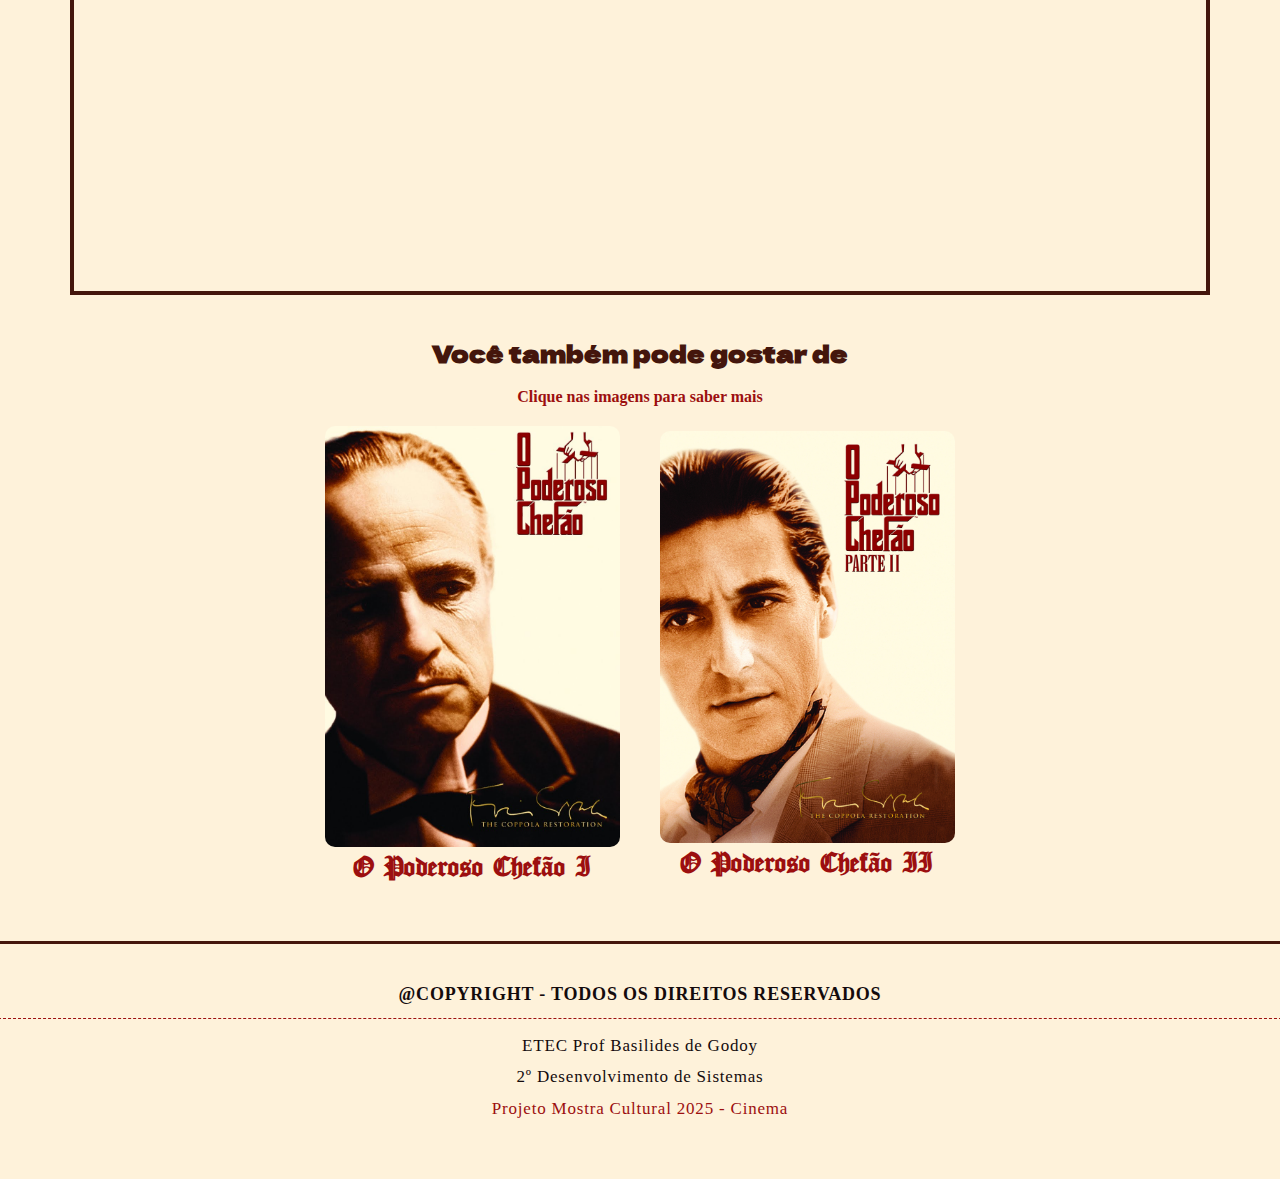
<file: chefao3.html>
<!DOCTYPE html>
<html lang="pt-br">
<head>
    <meta charset="UTF-8">
    <meta name="viewport" content="width=device-width, initial-scale=1.0">
    <link rel="stylesheet" href="./src/css/chefao3.css">
    <link rel="shortcut icon" href="./src/images/catarsis/Ampulheta.png">
    <title>CATARSIS - O Poderoso Chefão: Parte III</title>
</head>

<body>
    <main>
        <div class="heading">
            <a href="./index.html"><img src="./src/images/catarsis/Titulo.png" alt="Catarsis"/></a>
        </div>
        <nav>
            <a href="./index.html" class="nome">Drama no cinema</a>
            <a href="#atores" class="referencia">Atores</a>
            <a href="#diretor" class="referencia">Diretor</a>
            <a href="#curiosidades" class="referencia">Curiosidades</a>
            <a href="#lançamento" class="referencia">Lançamento</a>
            <a href="#locais" class="referencia">Locais das Filmagens</a>
        </nav>
        <section class="section-sinopse" id="sinopse">
            <h2>Sinopse</h2>
            <div class="content">
                <div class="ficha">
                    <h4 class="title">Ficha Técnica</h4>
                    <p><strong>Título Original:</strong> The Godfather: Part III</p>
                    <p><strong>Duração:</strong> 170 minutos</p>
                    <p><strong>Ano produção:</strong> 1990</p>
                    <p><strong>Estreia:</strong> 20/12/1990</p>
                    <p><strong>Distribuidora:</strong> Paramount Pictures</p>
                    <p><strong>Dirigido por:</strong> Francis Ford Coppola</p>
                    <p><strong>Orçamento:</strong> U$ 1o milhões</p>
                    <p><strong>Classificação:</strong> 14 anos</p>
                    <p><strong>Gênero:</strong> Drama, Policial</p>
                    <p><strong>País de Origem:</strong> EUA</p>
                </div>
                <hr>
                <div class="text">
                    <p><span>A</span> A trama de O Poderoso Chefão: Parte III se passa anos após os eventos dos dois primeiros filmes, com Michael 
                        Corleone já consolidado como líder da família mafiosa. Agora envelhecido e atormentado pelos erros do passado, ele vive cercado 
                        por arrependimentos e tenta se afastar da vida criminosa que o consumiu. O peso das decisões que tomou, incluindo assassinatos, 
                        traições e perdas familiares, o leva a buscar redenção. Michael tenta legalizar as operações da família por meio da Fundação Vito 
                        Corleone e de investimentos em negócios legítimos, como a empresa Immobiliare. Paralelamente, ele se aproxima da fé católica, 
                        buscando conforto espiritual e tentando reparar os danos causados por sua trajetória. Essa busca por redenção é o fio condutor do 
                        filme, revelando um homem dividido entre o poder que construiu e a paz que nunca conseguiu alcançar.</p>
                </div>
                <div class="image">
                    <img src="./src/images/imgCapaFilmes/Poderoso3.jpg" alt="O Poderoso Chefão: Parte III">
                </div>
            </div>
        </section>
        <h2 id="atores">Principais Atores</h2>
        <section class="carousel-container">
           <button class="carousel-button left">&#10094;</button>
            <div class="carousel-track">
                <div class="carousel-item">
                    <img src="./src/images/imgAtores/Pacino.jpg" alt="Al Pacino" />
                     <div>
                        <h3>Al Pacino</h3>
                        <p class="recuo"><strong>Papel:</strong> Michael Corleone, já envelhecido, tenta legitimar os negócios da família e busca redenção 
                            pelos crimes do passado. </p>
                        <p class="recuo"><strong>Polêmicas:</strong> Inicialmente relutante em retornar ao papel, Pacino exigiu um salário elevado, o que 
                            quase o tirou do projeto. Houve também divergências criativas com Coppola sobre o destino de Michael. </p>
                        <p class="recuo"><strong>Prêmios:</strong> Indicado ao Globo de Ouro de Melhor Ator em Drama.</p>
                        <p class="recuo"><strong>Razão da escolha:</strong> Era impossível concluir a saga sem Pacino. Sua presença era essencial 
                            para dar continuidade à trajetória de Michael e encerrar a trilogia com coerência dramática.</p>
                    </div>
                </div>
                <div class="carousel-item">
                    <img src="./src/images/imgAtores/AndyGarcia.jpg" alt="Andy Garcia" />
                    <div>
                        <h3>Andy Garcia </h3>
                        <p class="recuo"><strong>Papel:</strong> Vincent Mancini, filho ilegítimo de Sonny Corleone. Impulsivo e violento, é moldado como herdeiro do império. </p>
                        <p class="recuo"><strong>Polêmicas:</strong> Nenhuma significativa, mas sua química com Sofia Coppola foi criticada por parte da crítica. </p>
                        <p class="recuo"><strong>Prêmios:</strong> Indicado ao Oscar de Melhor Ator Coadjuvante. </p>
                        <p class="recuo"><strong>Razão da escolha:</strong> Coppola queria alguém que trouxesse energia jovem e intensidade ao papel. Garcia já tinha uma 
                            carreira sólida e foi visto como ideal para representar a nova geração Corleone.</p>
                    </div>
                </div>
                <div class="carousel-item">
                    <img src="./src/images/imgAtores/Diane.jpg" alt="Diane Keaton"/>
                    <div>
                        <h3>Diane Keaton</h3>
                        <p class="recuo"><strong>Papel:</strong> Kay Adams Corleone, ex-esposa de Michael. Ainda envolvida emocionalmente, mas crítica ao legado da família.</p>
                        <p class="recuo"><strong>Polêmicas:</strong> Keaton revelou anos depois que não gostava da versão original do filme, mas se emocionou com o corte do 
                            diretor lançado em 2020. </p>
                        <p class="recuo"><strong>Razão da escolha:</strong> Parte essencial da história de Michael. Sua presença trazia continuidade emocional e profundidade 
                            ao arco de redenção do protagonista.</p>
                    </div>
                </div>
                <div class="carousel-item">
                    <img src="./src/images/imgAtores/SofiaCoppola.jpg" alt="Sofia Coppola "/>
                    <div>
                        <h3>Sofia Coppola </h3>
                        <p class="recuo"><strong>Papel:</strong> Mary Corleone, filha de Michael, envolvida romanticamente com Vincent.</p>
                        <p class="recuo"><strong>Polêmicas:</strong> Sua escalação foi altamente criticada. Originalmente, Winona Ryder faria o papel, mas desistiu 
                            pouco antes das filmagens. Coppola escalou a própria filha, que foi acusada de atuação fraca e de prejudicar o filme.</p>
                        <p class="recuo"><strong>Razão da escolha:</strong> Substituição emergencial após a saída de Ryder. Coppola acreditava que Sofia poderia 
                            sustentar o papel por sua familiaridade com o universo da saga.</p>
                    </div>
                </div>
            </div>
            <button class="carousel-button right">&#10095;</button>
        </section>
        <section class="section-diretor" id="diretor">
            <h2>Diretor</h2>
            <div class="content">
                <div class="img">
                    <img src="./src/images/imgAtores/Coppola.jpg" alt="Francis Ford Coppola">
                </div>
                <div class="text">
                    <p><span>F</span>rancis Ford Coppola, nascido em 1939, figura entre os mais relevantes diretores do cinema 
                        contemporâneo, sendo amplamente reconhecido pela realização de <i>O Poderoso Chefão </i>(1972). De origem 
                        ítalo-americana e formado em teatro pela Hofstra University e em cinema pela UCLA, Coppola construiu 
                        uma obra que se distingue pela complexidade narrativa e pela profundidade psicológica de suas personagens. 
                        Sua adaptação do romance de Mario Puzo consolidou um novo paradigma para os filmes de máfia, ao explorar 
                        a relações familiares, estruturas de poder e práticas de violência. O sucesso da obra resultou não apenas 
                        em aclamação crítica e premiações, mas também na continuidade da saga com <i>O Poderoso Chefão - Parte II 
                        (1974), laureado com o Oscar de Melhor Filme, e <i>O Poderoso Chefão - Parte III</i> (1990).</i> </p>
                    <p class="recuo">A contribuição de Coppola ao cinema ultrapassa a trilogia mafiosa. Em filmes como <i>A Conversação</i> 
                        (1974), premiado em Cannes, e <i>Apocalypse Now</i> (1979), consagrado como um dos maiores épicos de guerra, o diretor 
                        reafirmou seu rigor estético e narrativo. Como fundador do estúdio independente American Zoetrope, desempenhou papel 
                        central no movimento da “Nova Hollywood”, ao lado de cineastas como Martin Scorsese e Steven Spielberg, transformando 
                        a linguagem cinematográfica da década de 1970. Reconhecido com múltiplos prêmios, incluindo Oscars, Palmas de Ouro 
                        e o Kennedy Center Honors (2024), Coppola consolidou-se como uma referência para os estudos de cinema e para a história 
                        da arte audiovisual.</p>
                </div>
            </div>
        </section>
        <section class="section-curiosidades" id="curiosidades">
            <h2>Curiosidades</h2>
            <div class="content">
                <div class="div-curiosidades">
                    <div class="text">
                        <p class="title">Título e contexto de produção</p>
                        <p class="recuo"> Originalmente, <i>O Poderoso Chefão: Parte III</i> não seria nomeado como uma continuação direta da saga. 
                            Francis Ford Coppola e Mario Puzo, autor dos livros, viam o filme como um epílogo, uma reflexão final sobre os pecados 
                            e consequências da vida de Michael Corleone, e não como parte da narrativa principal da trilogia. A ideia era nomeá-lo <i>The 
                            Death of Michael Corleone</i>, reforçando esse caráter de encerramento. No entanto, por pressão comercial do estúdio 
                            Paramount, que queria capitalizar sobre o peso da marca, o título tradicional foi mantido. Para os fãs, o nome “Parte III” 
                            carregava expectativas enormes, o que influenciou diretamente a recepção do filme.</p>
                    </div>
                </div>
                <div class="div-curiosidades">
                    <div class="text">
                        <p class="title">Participação de Sofia Coppola</p>
                        <p class="recuo">Um dos aspectos mais comentados da produção foi a escalação de Sofia Coppola, filha do diretor, no papel de Mary 
                            Corleone. A escolha aconteceu às pressas após a desistência de Winona Ryder, que abandonou o projeto pouco antes das filmagens 
                            alegando exaustão física. Sem tempo para buscar outra atriz, Coppola decidiu escalar Sofia, que já estava próxima da equipe e 
                            familiarizada com o universo da saga. No entanto, sua atuação foi amplamente criticada pela imprensa e pelo público, sendo apontada 
                            como um dos pontos fracos do filme. A repercussão foi tão negativa que influenciou temporariamente a carreira de Sofia, que mais 
                            tarde se reinventaria como diretora premiada.</p>
                    </div>
                </div>
            </div>
        </section>
        <section class="section-diretor" id="lançamento">
            <h2>Lançamento do Filme</h2>
            <div class="content">
                <div class="text">
                    <p><i><span>O</span> Poderoso Chefão: Parte III</i> estreou em dezembro de 1990 nos Estados Unidos, uma época cuidadosamente escolhida por seus 
                        benefícios comerciais e estratégicos. O fim do ano, especialmente próximo ao Natal, é tradicionalmente um período de alta bilheteria, 
                        com o público mais disponível e receptivo a grandes lançamentos. Além disso, essa janela é considerada ideal para filmes que almejam 
                        destaque nas principais premiações do cinema.</p>
                    <p class="recuo">A escolha da data também teve como objetivo posicionar o filme com força no circuito do Oscar. Lançar em dezembro garantia 
                        que a obra estivesse “fresca” na memória dos votantes da Academia, aumentando suas chances de indicação. Essa estratégia é comum entre 
                        produções de alto perfil, e no caso da conclusão da saga Corleone, reforçava o peso emocional e histórico do projeto. O filme acabou 
                        recebendo sete indicações ao Oscar, incluindo Melhor Filme e Melhor Diretor, confirmando que o timing de lançamento foi parte fundamental 
                        da campanha.</p>
                </div>
            </div>
        </section>
        <section class="section-locais" id="locais">
            <h1>Locais das Filmagens</h1>
            <h4>Clique nas imagens para saber mais</h4>
            <div class="item-filme">
                <div class="card">
                    <div class="slider">
                        <img src="./src/images/imgLugar/Vaticano1.png" alt="Vaticano">
                        <img src="./src/images/imgLugar/Vaticano2.jpg" alt="Vaticano">
                        <img src="./src/images/imgLugar/Vaticano3.jpg" alt="Vaticano">
                    </div>
                    <div class="card-content">
                        <span class="title">Vaticano</span>
                        <span class="info">Cenário de negociações envolvendo a fundação Corleone e a empresa Immobiliare. A presença do Vaticano 
                            reforça o tom espiritual do filme e exigiu cuidados especiais para filmar em áreas próximas à sede da Igreja.</span>
                    </div>
                </div>
                <div class="card">
                    <div class="slider">
                        <img src="./src/images/imgLugar/Roma1.jpg" alt="Roma">
                        <img src="./src/images/imgLugar/Roma2.jpg" alt="Roma">
                        <img src="./src/images/imgLugar/Roma3.jpg" alt="Roma">
                    </div>
                    <div class="card-content">
                        <span class="title">Roma</span>
                        <span class="info">Usada para cenas de encontros políticos e religiosos. A cidade traz imponência e autenticidade, 
                            mas exigiu autorizações e logística complexa por ser um centro histórico movimentado.</span>
                    </div>
                </div>
                <div class="card">
                    <div class="slider">
                        <img src="./src/images/imgLugar/Medieval1.jpg" alt="Vilarejos medievais ">
                        <img src="./src/images/imgLugar/Medieval2.jpg" alt="Vilarejos medievais ">
                        <img src="./src/images/imgLugar/Medieval3.jpg" alt="Vilarejos medievais ">
                    </div>
                    <div class="card-content">
                        <span class="title">Vilarejos Medievais</span>
                        <span class="info">Serviram como pano de fundo para retratar a Itália tradicional. As ruas estreitas e construções antigas 
                            criaram desafios técnicos, mas deram ao filme uma estética rústica e fiel às origens da família.</span>
                    </div>
                </div>
            </div>
            <div class="item-filme">
                <div class="card">
                    <div class="slider">
                        <img src="./src/images/imgLugar/Corleone1.jpg" alt="Corleone, Sicília">
                        <img src="./src/images/imgLugar/Corleone2.jpg" alt="Corleone, Sicília">
                        <img src="./src/images/imgLugar/Corleone3.jpg" alt="Corleone, Sicília">
                    </div>
                    <div class="card-content">
                        <span class="title">Corleone, Sicília</span>
                        <span class="info">Símbolo das raízes da família Corleone. Algumas cenas foram filmadas em vilarejos próximos, mas a 
                            referência à cidade reforça o vínculo emocional com o passado mafioso.</span>
                    </div>
                </div>
                <div class="card">
                    <div class="slider">
                        <img src="./src/images/imgLugar/TeatroMassimo1.jpg" alt="Teatro Massimo - Palermo">
                        <img src="./src/images/imgLugar/TeatroMassimo2.jpg" alt="Teatro Massimo - Palermo">
                        <img src="./src/images/imgLugar/TeatroMassimo3.jpg" alt="Teatro Massimo - Palermo">
                    </div>
                    <div class="card-content">
                        <span class="title">Teatro Massimo - Palermo</span>
                        <span class="info">Palco da cena final, o teatro traz grandiosidade e tragédia. Filmagens exigiram adaptações 
                            por se tratar de um patrimônio histórico, mas o resultado é visualmente marcante.</span>
                    </div>
                </div>
                <div class="card">
                    <div class="slider">
                        <img src="./src/images/imgLugar/brooklyn.jpg" alt="Brooklyn">
                        <img src="./src/images/imgLugar/LA2.jpg" alt="Los Angeles">
                        <img src="./src/images/imgLugar/Manhattan.jpg" alt="Manhattan">
                    </div>
                    <div class="card-content">
                        <span class="title">Estados Unidos</span>
                        <span class="info">Base da família Corleone e cenário das principais negociações. As cenas americanas contrastam com os ambientes 
                            italianos, mostrando o lado corporativo e moderno da máfia.</span>
                    </div>
                </div>
            </div>
        </section>
        <section class="poderoso">
            <h4>Você também pode gostar de</h4>
            <h5>Clique nas imagens para saber mais</h5>
            <div class="cards">
                <div class="cards-poderosos">
                    <a href="./chefao1.html">
                        <img src="./src/images/imgCapaFilmes/Poderoso1.jpg" alt="O Poderoso Chefão I">
                        <h3>O Poderoso Chefão I</h3>
                    </a>
                </div>
                <div class="cards-poderosos">
                    <a href="./chefao2.html">
                        <img src="./src/images/imgCapaFilmes/Poderoso2.jpg" alt="O Poderoso Chefão II">
                        <h3>O Poderoso Chefão II</h3>
                    </a>
                </div>
            </div>
        </section>
    <footer class="footer">
        <div class="footer-content">
            <p>@Copyright - Todos os direitos reservados</p>
            <p>ETEC Prof Basilides de Godoy</p>
            <p>2º Desenvolvimento de Sistemas</p>
            <p>Projeto Mostra Cultural 2025 - Cinema</p>
        </div>
    </footer>
    <script src="./src/js/script.js"></script>
</body>
</html>
</file>
<file: src/css/style.css>
@import url("https://fonts.googleapis.com/css2?family=Dela+Gothic+One&display=swap");
:root{
  --bege: #fef2da;
  --preto: #140b0d;
  --marrom: #783719;
  --marrom2: #44160c;
  --vermelho: #9c0f0f;
}

* {
  margin: 0;
  padding: 0;
  box-sizing: border-box;
}

@font-face {
  font-family: "Old London";
  src: url("../fonts/old-london.regular.ttf") format("truetype");
}

html{
  scroll-behavior: smooth;
}

body {
  font-family: "Times New Roman", sans-serif;
  min-height: 100vh;
  width: 100%;
  background:var(--bege) ;
  overflow-x: hidden;
}

h1,
h2,
h3 {
  font-family: "Old London", sans-serif;
  font-size: 65px;
  text-align: center;
  margin-bottom: 20px;
  width: 100%;
  color: var(--preto);
  margin-bottom: 30px;
}

main {
  height: 100%;
  width: 100vw;
  display: flex;
  flex-direction: column;
  justify-content: center;
  align-items: center;
  padding: 20px;
}

.heading {
  width: 92%;
  display: flex;
  flex-direction: column;
  justify-content: center;
  align-items: center;
  padding: 10px 0;
  margin: 10px 0;
  border-top: 5px solid var(--preto);
  border-bottom: 5px solid var(--preto);
  position: relative;
}

.heading img{
  width: 40%;
  height: 100%;
}

.heading::before {
  width: 100%;
  content: "";
  height: 2px;
  background: var(--preto);
  margin-top: -8px;
}

.heading::after {
  width: 100%;
  content: "";
  height: 2px;
  background: var(--preto);
  margin-bottom: -8px;
}

nav {
  display: flex;
  width: 92%;
  align-items: center;
  justify-content: center;
  padding: 10px 0;
  font-size: 17px;
  gap: 20px;
}

nav a {
  text-decoration: none;
  color: var(--preto);
  font-family: "Dela Gothic One";
}

nav .nome {
  margin-right: auto;
  font-family: "Dela Gothic One";
  font-size: 27px;
  color: var(--vermelho);
}
.referencia:hover{
  text-decoration: underline;
  color: var(--vermelho);
}

.section-1 {
  width: 92%;
  min-height: 100vh;
  border: 4px solid var(--marrom2);
  padding: 20px 0;
  justify-content: center;
  align-items: center;
  padding-bottom: 0;
  position: relative;
}


.section-1 .content {
  height: 100%;
  width: 100%;
  padding: 20px;
}

.section-1 .content .text {
  width: 90%;
  height: 100%;
  display: flex;
  flex-direction: row;
  text-align: justify;
  gap: 30px;
  padding-bottom: 50px;
  padding-left: 30px;
  font-size: 21px ;
  line-height: 1.4;
}
 p{
  margin-bottom: 10px;
  hyphens: auto;
}

.recuo{
  text-indent: 5%;
}

.intolerancia {
  min-height: 90%;
  margin-left: 2px;
  border-radius: 10px;
}

.intolerancia img {
  width: 100%;
  height: 100%;
}

 p span {
  font-size: 60px;
  float: left;
  margin-right: 6px;
  font-weight: bold;
  line-height: 1;
  background: var(--vermelho);
  color: var(--bege);
  padding: 5px;
}

.section-2,
.section-3,
.section-4 {
  width: 95%;
  margin: 10px;
  padding: 20px;
}

.content {
  display: flex;
  gap: 20px;
}

.section-2 .content .text {
  width: 70%;
  line-height: 1.4;
}

 p {
  text-align: justify;
  line-height: 1.4;
  font-size: 21px;
}

 h2 {
  position: relative;
  border-top: 5px solid var(--marrom2);
  border-bottom: 5px solid var(--marrom2); 
}

 h2::before {
  width: 100%;
  content: "";
  height: 2px;
  background: var(--marrom2);
  position: absolute;
  left: 0;
  top: 2px;
}

 h2::after {
  width: 100%;
  content: "";
  height: 2px;
  background: var(--marrom2);
  position: absolute;
  left: 0;
  bottom: 2px;
}

.content .image {
  width: 30%;
  filter: grayscale(90%);
}

.image img {
  width: 100%;
  height: 100%;
  border-radius: 10px;
}
#atores{
  width: 92%;
  position: relative;
  border-top: 5px solid var(--marrom2);
  border-bottom: 5px solid var(--marrom2);
}
#atores::before {
  width: 100%;
  content: "";
  height: 2px;
  background: var(--marrom2);
  position: absolute;
  left: 0;
  top: 2px;
}

#atores::after {
  width: 100%;
  content: "";
  height: 2px;
  background: var(--marrom2);
  position: absolute;
  left: 0;
  bottom: 2px;
}

.carousel-container {
  position: relative;
  width: 92%;
  overflow: hidden;
  border: 4px solid var(--preto);
  background-color: var(--bege);

}

.carousel-track {
  display: flex;
  transition: transform 0.5s ease-in-out;
}

.carousel-item {
  min-width: 100%;
  box-sizing: border-box;
  padding: 30px;
  line-height: 1.6;
  display: flex;
  flex-direction: row;
  text-align: justify;
  font-size: 18px;
  align-items: center;
}
.carousel-item h3{
  font-size: 35px;
}

.carousel-item img {
  max-width: 22%;
  height: auto;
  margin-bottom: 15px;
  border: 3px solid var(--preto);
  margin-right: 30px;
  border-radius: 10px;
}
.carousel-button {
  position: absolute;
  top: 50%;
  transform: translateY(-50%);
  background-color: var(--vermelho);
  color: #fff;
  border: none;
  padding: 10px;
  cursor: pointer;
  font-size: 18px;
  z-index: 1;
  opacity: 0.5;
}

.carousel-button.left {
  left: 10px;
}

.carousel-button.right {
  right: 10px;
}

.carousel-button:hover {
  background-color: var(--marrom2);
}

.filmes{
  width: 92%;
}
.title{
  text-align: center;
  color: var(--marrom2);
  font-size: 1.5rem;
  font-weight: 500;
  margin-bottom: 4vh;
  font-family: "Dela Gothic One";
}

.item-filme{
  display: flex;
  justify-content: space-evenly;
  gap: 30px;
  flex-wrap: wrap;
}
.card{
  position: relative;
  flex: 1 1 22%;
  aspect-ratio: 13 / 20;
  overflow: hidden;
  cursor: zoom-in;
  transition: 0.5s;
  min-height: 100%;
  min-width: 260px;
  border-radius: 10px;
  margin-bottom: 20px;
}
.card img{
  background-repeat: no-repeat;
  object-fit: cover;
  width: 100%;
  height: 90%;
}
.card-content{
  position: absolute;
  left: 0;
  padding: 1em;
  bottom: 0;
  border-bottom: none;
  width: 100%;
  height: 25%;
  overflow-y: hidden;
  padding: 10px 15px;
  background: var(--marrom);
  display: flex;
  flex-direction: column;
  justify-content: flex-start;
  gap: 1rem;
  transform: translateY(100%);
  transition: height .5s ease;
}
.card-content .info{
  overflow: hidden;
  opacity: 0;
  transition: max-height 0.5 ease, opacity 0.5 ease;
  font-size: 0.9em;
}

.card:hover .card-content {
  transform: translateY(0%);
  background-color: var(--marrom);
  color: var(--bege);
  height: 49%;
}
.card:hover .card-content .info{
  max-height: 100%;
  opacity: 1;
}
.titulo-card{
  font-size: 1.15rem;
  font-family: "Dela Gothic One";
  font-weight: 500;
}

.section-4 .content{
  column-count: 2;
  column-gap: 1.5rem; 
}

.poderoso{
  width: 80%;
  height: 100%;
  display: flex;
  flex-direction:column;
  color: var(--vermelho);
}
.poderoso h4{
  text-align: center;
  margin-bottom: 2vh;
}
.cards{
  width: 100%;
  height: 100%;
  display: flex;
  justify-content: center;
  align-items: center;
  gap: 2rem;
}
.cards-poderosos{
  width: 100%;
  height: 80%;
  padding: 20px;
  display: flex;
  flex-direction: column;
  justify-content: space-around;
  align-items: center;
  text-align: center;
  font-size: 1.1rem;
  gap: 10px;
}
.cards-poderosos a{
  text-decoration: none;
}
.cards-poderosos h3{
  font-size: 30px;
  color: var(--vermelho);
}
.cards-poderosos a:hover{
  text-decoration: underline;
  color: var(--vermelho);
}
.cards-poderosos img{
  width: 100%;
  height: 90%;
  border-radius: 10px;
}

.footer {
  background-color: var(--bege);
  color: var(--preto);
  font-family: "Dela Gothic One ";
  padding: 30px 20px;
  border-top: 3px solid var(--marrom2);
  letter-spacing: 0.8px;
  line-height: 1.4;
}

.footer .footer-content {
  margin: 0 auto;
  
}

.footer p {
  margin: 8px 0;
  font-size: 17px;
  text-align: center;
}

.footer p:first-child {
  font-weight: bold;
  font-size: 18px;
  text-transform: uppercase;
  border-bottom: 1px dashed var(--vermelho);
  padding-bottom: 10px;
  margin-bottom: 15px;
}

.footer p:last-child{
  color: var(--vermelho);
}

@media screen and (max-width: 500px){

  main {
    width: 100%;
    margin: 0 auto;
  }

  .heading img {
    width: 75%;
  }

  nav {
    flex-direction: column;
    gap: 10px;
    font-size: 15px;
  }

  .referencia{
    display: flex;
    flex-direction: column;
  }

  nav .nome {
    font-size: 20px;
    margin: 0;
  }

  h1,
  h2 {
    font-size: 35px;
    padding: 10px;
    height:  55px;
  }

  .content {
    flex-direction: column;
    align-items: center;
    text-align: center;
    justify-content: center;
  }

  p{
    font-size: 16px;
  }

  .section-2 .content .image,
  .image {
    width: 90%;
  }

  p span {
    font-size: 35px;
  }
  .section-1 .content .text{
    flex-direction: column;
  }
  .intolerancia {
    margin-top: 20px; 
    width: 70%;
    margin-left: 40px;
  }
  .intolerancia img {
    width: 100%;
    height: auto; 
  }
  .section-2 img{
    width: 70%;
  }

  .carousel-item{
    width: 100%;
    flex-direction: column;
    align-items: center;
    justify-content: center;
  }
  .carousel-item {
    flex-direction: column;
    padding: 20px;
    font-size: 16px;
    text-align: justify;
  }
  .carousel-item h2 {
    font-size: 24px;
    margin-bottom: 15px;
    text-align: center;
  }
   .carousel-item img {
    max-width: 60%;
    margin: 0 auto 20px auto;
  }
  .carousel-button {
    padding: 8px;
    font-size: 16px;
    opacity: 0.8;
  }
 
  .filmes .item-filme {
    flex-direction: column;
    gap: 15px;
    align-items: center;
  }

  .card {
    width: 50%;
    flex: 1 1 100%;
  }

  .card-content {
    height: auto;
    padding: 10px;
  }

  .card:hover .card-content {
    height: auto;
  }

  .card:hover .card-content .info {
    opacity: 1;
  }

  .titulo-card {
    font-size: 1rem;
  }

  .poderoso {
    width: 80%;
  }

  .cards {
    flex-direction: column;
    gap: 1rem;
  }

  .poderoso h4 {
    font-size: 1rem;
  }

  .cards-poderosos {
    padding: 10px;
    width: 70%;
  }

   .cards-poderosos h3 {
    font-size: 22px;
  }


  .cards-poderosos img {
    width: 100%;
    height: auto;
  }

  .footer {
    padding: 20px 10px;
    font-size: 15px;
  }

  .footer p {
    font-size: 11px;
  }

  .footer p:first-child {
    font-size: 13px;
  }
}
</file>
<file: src/css/chefao2.css>
@import url("https://fonts.googleapis.com/css2?family=Dela+Gothic+One&display=swap");
:root{
  --bege: #fef2da;
  --preto: #140b0d;
  --marrom: #783719;
  --marrom2: #44160c;
  --vermelho: #9c0f0f;
}

* {
  margin: 0;
  padding: 0;
  box-sizing: border-box;
}

@font-face {
  font-family: "Old London";
  src: url("../fonts/old-london.regular.ttf") format("truetype");
}

html{
  scroll-behavior: smooth;
}

body {
  font-family: "Times New Roman", sans-serif;
  min-height: 100vh;
  width: 100%;
  background:var(--bege) ;
  overflow-x: hidden;
}

h1,
h2,
h3 {
  font-family: "Old London", sans-serif;
  font-size: 65px;
  text-align: center;
  margin-bottom: 10px;
  width: 100%;
  color: var(--preto);
  margin-bottom: 30px;
}

main {
  height: 100%;
  width: 100vw;
  display: flex;
  flex-direction: column;
  justify-content: center;
  align-items: center;
  padding: 20px;
}

.heading{
  width: 92%;
}

.heading a {
  display: flex;
  flex-direction: column;
  justify-content: center;
  align-items: center;
  padding: 10px 0;
  margin: 10px 0;
  border-top: 5px solid var(--preto);
  border-bottom: 5px solid var(--preto);
  position: relative;
}

.heading img{
  width: 40%;
  height: 100%;
}

.heading::before {
  width: 100%;
  content: "";
  height: 2px;
  background: var(--preto);
  margin-top: -8px;
}

.heading::after {
  width: 100%;
  content: "";
  height: 2px;
  background: var(--preto);
  margin-bottom: -8px;
}

nav {
  display: flex;
  width: 92%;
  align-items: center;
  justify-content: center;
  padding: 10px 0;
  font-size: 17px;
  gap: 20px;
}

nav a {
  text-decoration: none;
  color: var(--preto);
  font-family: "Dela Gothic One";
}

nav .nome {
  margin-right: auto;
  font-family: "Dela Gothic One";
  font-size: 27px;
  color: var(--vermelho);
}
.nome:hover{
    color: var(--marrom2);
}
.referencia:hover{
  text-decoration: underline;
  color: var(--vermelho);
}
p span {
  font-size: 60px;
  float: left;
  margin-right: 6px;
  font-weight: bold;
  line-height: 1;
  background: var(--vermelho);
  color: var(--bege);
  padding: 5px;
}
.section-sinopse,
.section-diretor {
  width: 95%;
  margin: 10px;
  padding: 20px;
  margin-bottom: 20px;
}

.title{
  text-align: center;
  color: var(--bege);
  font-size: 1rem;
  font-weight: 500;
  font-family: "Dela Gothic One";
  letter-spacing: 2px;
}

.section-sinopse .ficha .title{
  color: var(--marrom2);
  margin-bottom: 10px;
  letter-spacing: normal;
}

.ficha p{
  font-size: 0.8rem;
}

hr{
  width: 3px;
  height: 340px;
  background-color: var(--vermelho);
  border: none;
  margin: 0 16px;
  display: inline-block;
}

.content {
  display: flex;
  flex-direction: row;
  gap: 20px;
  justify-content: center;
  align-items: center;
}

 .content .text {
  width: 80%;
  line-height: 1.4;
}

.content .text p {
  text-align: justify;
  line-height: 1.4;
  font-size: 19px;
}

h2 {
  position: relative;
  border-top: 5px solid var(--marrom2);
  border-bottom: 5px solid var(--marrom2);
  margin: 10px;
}

h2::before {
  width: 100%;
  content: "";
  height: 2px;
  background: var(--marrom2);
  position: absolute;
  left: 0;
  top: 2px;
}
h2::after {
  width: 100%;
  content: "";
  height: 2px;
  background: var(--marrom2);
  position: absolute;
  left: 0;
  bottom: 2px;
}

p{
  margin-bottom: 10px;
  hyphens: auto;
  text-align: justify;
}

.section-sinopse .content .image {
  width: 25%;
}

.section-sinopse .image img {
  width: 100%;
  height: 100%;
  object-fit: contain;
  border-radius: 10px;
}
.recuo{
  text-indent: 5%;
}
#atores{
  width: 92%;
  position: relative;
  border-top: 5px solid var(--marrom2);
  border-bottom: 5px solid var(--marrom2);
}
#atores::before {
  width: 100%;
  content: "";
  height: 2px;
  background: var(--marrom2);
  position: absolute;
  left: 0;
  top: 2px;
}

#atores::after {
  width: 100%;
  content: "";
  height: 2px;
  background: var(--marrom2);
  position: absolute;
  left: 0;
  bottom: 2px;
}

.carousel-container {
  position: relative;
  width: 80%;
  overflow: hidden;
  border: 4px solid var(--preto);
  background-color: var(--bege);
  margin-bottom: 20px;

}

.carousel-track {
  display: flex;
  transition: transform 0.5s ease-in-out;
}

.carousel-item {
  min-width: 100%;
  box-sizing: border-box;
  padding: 50px;
  line-height: 1.4;
  display: flex;
  flex-direction: row;
  text-align: justify;
  font-size: 17px;
  align-items: center;
  justify-items: center;
}
.carousel-item h3{
  font-size: 35px;
}
.carousel-item img {
  max-width: 20%;
  height: auto;
  border: 3px solid var(--preto);
  margin-right: 40px;
  border-radius: 10px;
}
.carousel-button {
  position: absolute;
  top: 50%;
  transform: translateY(-50%);
  background-color: var(--vermelho);
  color: #fff;
  border: none;
  padding: 10px;
  cursor: pointer;
  font-size: 18px;
  z-index: 1;
  opacity: 0.5;
}

.carousel-button.left {
  left: 10px;
}

.carousel-button.right {
  right: 10px;
}

.carousel-button:hover {
  background-color: var(--marrom2);
}

.section-diretor .text{
  column-count: 2;
  column-gap: 1.5rem; 
}

.section-diretor .img{
  width: 25%;
  height: 300px;
}

.section-diretor img{
  width: 100%;
  height: 100%;
  object-fit: cover;
  border-radius: 10px;
}

.section-produtor{
  width: 95%;
  margin: 10px;
  padding: 20px;
  margin-bottom: 20px;
}

.section-produtor .text{
    width: 90%;
    margin-top: -20px;
}

.section-produtor .cards{
    height: 550px;
    margin-top: -30px;
}

.section-produtor .cards .cards-poderosos img{
    object-fit: cover;
}

.section-locais {
  width: 92%;
  min-height: 500px;
  border: 4px solid var(--marrom2);
  padding: 20px;
  padding-bottom: 30px;
  justify-content: center;
  position: relative;
  margin-bottom: 40px;
  margin-top: 30px;
}

.section-locais .card-content {
  height: 100%;
  width: 100%;
  padding-bottom: 30px;
  position: absolute;
  padding: 1em;
  bottom: 0;
  border-bottom: none;
  width: 100%;
  overflow-y: hidden;
  padding: 10px 15px;
  background: var(--marrom);
  flex-direction: row;
  justify-content: flex-start;
  gap: 1rem;
  transform: translateY(100%);
  transition: height .5s ease;
}
.card{
  position: relative;
  width: 400px; 
  height: 280px;
  aspect-ratio: 13 / 20;
  overflow: hidden;
  cursor: zoom-in;
  transition: 0.5s;
  border-radius: 10px;
  margin-top: 30px;
  align-items: center;
}
.card img{
  background-repeat: no-repeat;
  object-fit: cover;
  width: 100%;
  height: 90%;
  filter: grayscale(90%);
}

.section-locais .card-content span {
  width: 90%;
  display: flex;
  flex-direction: column;
  gap: 30px;
  line-height: 1.4;
  text-align: justify;
}

.item-filme{
  display: flex;
  justify-content: space-evenly; 
  align-items: center;
  gap: 30px;
  flex-wrap: wrap;
}

.section-locais h4{
  color: var(--vermelho);
  text-align: center;
  margin-top: -20px;
}
.card-content .title{
    margin-bottom: 4px;
}
.card-content .info{
  overflow: hidden;
  opacity: 0;
  transition: max-height 0.5 ease, opacity 0.5 ease;
  font-size: 0.9em;
  line-height: 1.4rem;
}

.card:hover .card-content {
  transform: translateY(0%);
  background-color: var(--marrom);
  color: var(--bege);
  height: 59%;
}
.card:hover .card-content .info{
  max-height: 100%;
  opacity: 1;
}
.slider {
  margin: 0 auto;
  overflow: hidden;
}
.slider img {
  position: absolute;
  inset: 0;
  width: 100%;
  height: 100%;
  object-fit: cover;
  opacity: 0;
  animation: fade 12s infinite;
}
.slider img:nth-child(1) { animation-delay: 0s; }
.slider img:nth-child(2) { animation-delay: 4s; }
.slider img:nth-child(3) { animation-delay: 8s; }
@keyframes fade {
  0%   { opacity: 0; }
  5%   { opacity: 1; }
  30%  { opacity: 1; }
  35%  { opacity: 0.1; }
  100% { opacity: 0; }
}
.poderoso{
  width: 90%;
  height: 100%;
  display: flex;
  flex-direction:column;
  color: var(--vermelho);
}
.poderoso h4{
  text-align: center;
  margin-bottom: 2vh;
  color: var(--marrom2);
  font-size: 1.5rem;
  font-family: "Dela Gothic One";
  
}
.poderoso h5{
  text-align: center;
  font-size: 1rem;
}
.cards{
  width: 100%;
  height: 100%;
  display: flex;
  justify-content: center;
  align-items: center;
}
.cards-poderosos{
  width: 30%;
  height: 80%;
  padding: 20px;
  display: flex;
  flex-direction: column;
  justify-content: space-around;
  align-items: center;
  text-align: center;
  font-size: 1.1rem;
  gap: 10px;
}
.cards-poderosos a{
  text-decoration: none;
}
.cards-poderosos h3{
  font-size: 30px;
  color: var(--vermelho);
}
.cards-poderosos a:hover{
  text-decoration: underline;
  color: var(--vermelho);
}
.cards-poderosos img{
  width: 100%;
  height: 90%;
  border-radius: 10px;
}

.footer {
  background-color: var(--bege);
  color: var(--preto);
  font-family: "Dela Gothic One ";
  margin-top: 20px;
  padding: 30px 20px;
  border-top: 3px solid var(--marrom2);
  letter-spacing: 0.8px;
  line-height: 1.4;
  width: 110%;
}

.footer .footer-content {
  margin: 0 auto;
}

.footer p {
  margin: 8px 0;
  font-size: 17px;
  text-align: center;
}

.footer p:first-child {
  font-weight: bold;
  font-size: 18px;
  text-transform: uppercase;
  border-bottom: 1px dashed var(--vermelho);
  padding-bottom: 10px;
  margin-bottom: 15px;
}

.footer p:last-child{
  color: var(--vermelho);
}

@media screen and (max-width: 500px) {
  main{
    width: 100%;
    margin: 0 auto;
  }

  h1, h2, h3 {
    font-size: 35px;

  }

  nav {
    flex-direction: column;
    gap: 10px;
    font-size: 15px;
  }

  nav .nome {
    font-size: 20px;
    margin-right: 0;
    text-align: center;
  }

  .heading img {
    width: 75%;
  }

  .content {
    flex-direction: column;
    gap: 20px;
    padding: 10px;
    align-items: center;
    text-align: center;
    justify-content: center;
  }

  .content .text {
    width: 100%;
    font-size: 16px;
    padding-left: 0;
  }

  .section-sinopse .content .image,
  .section-diretor .img,
  .section-bastidores .img {
    width: 70%;
  }

  p{
    font-size: 15px;
  }

  .section-bastidores,
  .section-diretor,
  .section-sinopse{
    width: 100%;
  }

  p span {
    font-size: 35px;
  }

  hr{
    display: none;
  }

  h1, h2, h3 {
    font-size: 35px;
    margin: 10px;

  }

  .section-diretor .text {
    column-count: 1;
  }

  .carousel-container{
    width: 90%;
  }

   .carousel-item{
    width: 100%;
    flex-direction: column;
    align-items: center;
    justify-content: center;
  }
  .carousel-item {
    flex-direction: column;
    padding: 20px;
    font-size: 16px;
    text-align: justify;
  }
  .carousel-item h2 {
    font-size: 24px;
    margin-bottom: 15px;
    text-align: center;
  }
   .carousel-item img {
    max-width: 60%;
    margin: 0 auto 20px auto;
  }
  .carousel-button {
    padding: 8px;
    font-size: 16px;
    opacity: 0.5;
  }

  .card:hover .card-content{
    height: 100%;
  }

  .section-diretor{
    margin-bottom: 0;
  }

  .section-diretor .img{
    width: 100%;
    height: 300px;
  }

   .section-diretor .img img{
    height: 100%;
    width: 100%;
  }
  .section-locais .item-filme {
    flex-direction: column;
    gap: 20px;
  }
  
  .section-locais{
    width: 95%;
  }

  .card {
    width: 90%;
    margin-bottom: 20px;
  }

  .card-content {
    padding: 10px;
    font-size: 14px;
  }

  .card-content .info {
    font-size: 1em;
  }

  .poderoso h4 {
    font-size: 1rem;
  }

  .cards {
    flex-direction: column;
    gap: 20px;
  }

  .cards-poderosos {
    width: 70%;
    padding: 10px;
  }
  .section-produtor .cards{
    margin-bottom: 10px;
  }
  .section-produtor img{
    width: 200px;
    height: 150px;

  }

  .cards-poderosos h3 {
    font-size: 22px;
  }

 .footer {
    padding: 20px 10px;
    font-size: 15px;
  }

  .footer p {
    font-size: 11px;
  }

  .footer p:first-child {
    font-size: 13px;
  }
}
</file>
<file: src/css/chefao3.css>
@import url("https://fonts.googleapis.com/css2?family=Dela+Gothic+One&display=swap");
:root{
  --bege: #fef2da;
  --preto: #140b0d;
  --marrom: #783719;
  --marrom2: #44160c;
  --vermelho: #9c0f0f;
}

* {
  margin: 0;
  padding: 0;
  box-sizing: border-box;
}

@font-face {
  font-family: "Old London";
  src: url("../fonts/old-london.regular.ttf") format("truetype");
}

html{
  scroll-behavior: smooth;
}

body {
  font-family: "Times New Roman", sans-serif;
  min-height: 100vh;
  width: 100%;
  background:var(--bege) ;
  overflow-x: hidden;
}

h1,
h2,
h3 {
  font-family: "Old London", sans-serif;
  font-size: 65px;
  text-align: center;
  margin-bottom: 10px;
  width: 100%;
  color: var(--preto);
  margin-bottom: 30px;
}

main {
  height: 100%;
  width: 100vw;
  display: flex;
  flex-direction: column;
  justify-content: center;
  align-items: center;
  padding: 20px;
}

.heading{
  width: 92%;
}

.heading a {
  display: flex;
  flex-direction: column;
  justify-content: center;
  align-items: center;
  padding: 10px 0;
  margin: 10px 0;
  border-top: 5px solid var(--preto);
  border-bottom: 5px solid var(--preto);
  position: relative;
}

.heading img{
  width: 40%;
  height: 100%;
}

.heading::before {
  width: 100%;
  content: "";
  height: 2px;
  background: var(--preto);
  margin-top: -8px;
}

.heading::after {
  width: 100%;
  content: "";
  height: 2px;
  background: var(--preto);
  margin-bottom: -8px;
}

nav {
  display: flex;
  width: 92%;
  align-items: center;
  justify-content: center;
  padding: 10px 0;
  font-size: 17px;
  gap: 20px;
}

nav a {
  text-decoration: none;
  color: var(--preto);
  font-family: "Dela Gothic One";
}

nav .nome {
  margin-right: auto;
  font-family: "Dela Gothic One";
  font-size: 27px;
  color: var(--vermelho);
}
.nome:hover{
    color: var(--marrom2);
}
.referencia:hover{
  text-decoration: underline;
  color: var(--vermelho);
}
p span {
  font-size: 60px;
  float: left;
  margin-right: 6px;
  font-weight: bold;
  line-height: 1;
  background: var(--vermelho);
  color: var(--bege);
  padding: 5px;
}
.section-sinopse,
.section-diretor {
  width: 95%;
  margin: 10px;
  padding: 20px;
  margin-bottom: 20px;
}

.title{
  text-align: center;
  color: var(--bege);
  font-size: 1rem;
  font-weight: 500;
  font-family: "Dela Gothic One";
  letter-spacing: 2px;
}

.section-sinopse .ficha .title{
  color: var(--marrom2);
  margin-bottom: 10px;
  letter-spacing: normal;
}

.ficha p{
  font-size: 0.8rem;
}

hr{
  width: 3px;
  height: 340px;
  background-color: var(--vermelho);
  border: none;
  margin: 0 16px;
  display: inline-block;
}

.content {
  display: flex;
  flex-direction: row;
  gap: 20px;
  justify-content: center;
  align-items: center;
}

 .content .text {
  width: 80%;
  line-height: 1.4;
}

.content .text p {
  text-align: justify;
  line-height: 1.4;
  font-size: 20px;
}

h2 {
  position: relative;
  border-top: 5px solid var(--marrom2);
  border-bottom: 5px solid var(--marrom2);
}

h2::before {
  width: 100%;
  content: "";
  height: 2px;
  background: var(--marrom2);
  position: absolute;
  left: 0;
  top: 2px;
}
h2::after {
  width: 100%;
  content: "";
  height: 2px;
  background: var(--marrom2);
  position: absolute;
  left: 0;
  bottom: 2px;
}

p{
  margin-bottom: 10px;
  hyphens: auto;
  text-align: justify;
}

.section-sinopse .content .image {
  width: 25%;
}

.section-sinopse .image img {
  width: 100%;
  height: 100%;
  object-fit: contain;
  border-radius: 10px;
}
.recuo{
  text-indent: 5%;
}
#atores{
  width: 92%;
  position: relative;
  border-top: 5px solid var(--marrom2);
  border-bottom: 5px solid var(--marrom2);
}
#atores::before {
  width: 100%;
  content: "";
  height: 2px;
  background: var(--marrom2);
  position: absolute;
  left: 0;
  top: 2px;
}

#atores::after {
  width: 100%;
  content: "";
  height: 2px;
  background: var(--marrom2);
  position: absolute;
  left: 0;
  bottom: 2px;
}

.carousel-container {
  position: relative;
  width: 80%;
  overflow: hidden;
  border: 4px solid var(--preto);
  background-color: var(--bege);
  margin-bottom: 20px;

}

.carousel-track {
  display: flex;
  transition: transform 0.5s ease-in-out;
}

.carousel-item {
  min-width: 100%;
  box-sizing: border-box;
  padding: 50px;
  line-height: 1.4;
  display: flex;
  flex-direction: row;
  text-align: justify;
  font-size: 17px;
  align-items: center;
  justify-items: center;
}
.carousel-item h3{
  font-size: 35px;
}
.carousel-item img {
  max-width: 20%;
  height: auto;
  border: 3px solid var(--preto);
  margin-right: 40px;
  border-radius: 10px;
}
.carousel-button {
  position: absolute;
  top: 50%;
  transform: translateY(-50%);
  background-color: var(--vermelho);
  color: #fff;
  border: none;
  padding: 10px;
  cursor: pointer;
  font-size: 18px;
  z-index: 1;
  opacity: 0.5;
}

.carousel-button.left {
  left: 10px;
}

.carousel-button.right {
  right: 10px;
}

.carousel-button:hover {
  background-color: var(--marrom2);
}

.section-diretor .text{
  column-count: 2;
  column-gap: 1.5rem; 
}

.section-diretor .img{
  width: 25%;
  height: 300px;
}

.section-diretor img{
  width: 100%;
  height: 100%;
  object-fit: cover;
  border-radius: 10px;
}

#lançamento .text{
  width: 100%;
}

.section-curiosidades{
  margin-bottom: 60px;
  width: 92%;
}

.section-curiosidades .content{
  justify-content: center;
  gap: 60px;
}

.section-curiosidades .text{
  width: 100%;
}

.section-curiosidades .text p{
  font-size: 17px;
}

.section-curiosidades .title{
  color: var(--vermelho);
}

.section-curiosidades .div-curiosidades{
  width: 50%;
  border: 3px solid var(--marrom2);
  padding: 15px;
}

.section-locais {
  width: 92%;
  min-height: 500px;
  border: 4px solid var(--marrom2);
  padding: 20px 0;
  justify-content: center;
  align-items: center;
  padding-bottom: 0;
  position: relative;
  margin-bottom: 40px;
}

.section-locais .content {
  height: 100%;
  width: 100%;
  padding: 20px;
}

.section-locais .content .text {
  width: 90%;
  height: 100%;
  display: flex;
  flex-direction: row;
  gap: 30px;
  padding-bottom: 50px;
  padding-left: 30px;
  font-size: 19px ;
  line-height: 1.4;
}

.item-filme{
  display: flex;
  justify-content: space-evenly; 
  align-items: center;
  gap: 30px;
  flex-wrap: wrap;
}
.card{
  position: relative;
  width: 300px; 
  height: 230px;
  aspect-ratio: 13 / 20;
  overflow: hidden;
  cursor: zoom-in;
  transition: 0.5s;
  border-radius: 10px;
  margin-top: 30px;
  margin-bottom: 40px;
}
.card img{
  background-repeat: no-repeat;
  object-fit: cover;
  width: 100%;
  height: 90%;
  filter: grayscale(90%);
}

.section-locais h4{
  color: var(--vermelho);
  text-align: center;
  margin-top: -20px;
}
.card-content{
  position: absolute;
  padding: 1em;
  bottom: 0;
  border-bottom: none;
  width: 100%;
  overflow-y: hidden;
  padding: 10px 15px;
  background: var(--marrom);
  display: flex;
  flex-direction: column;
  justify-content: flex-start;
  gap: 1rem;
  transform: translateY(100%);
  transition: height .5s ease;
}
.card-content .info{
  overflow: hidden;
  opacity: 0;
  transition: max-height 0.5 ease, opacity 0.5 ease;
  font-size: 0.9em;
  line-height: 1.4rem;
  hyphens: auto;
  text-align: justify;
  margin-top: -5px;
}

.card:hover .card-content {
  transform: translateY(0%);
  background-color: var(--marrom);
  color: var(--bege);
  height: 72%;
}
.card:hover .card-content .info{
  max-height: 100%;
  opacity: 1;
}
.slider {
  margin: 0 auto;
  overflow: hidden;
}
.slider img {
  position: absolute;
  inset: 0;
  width: 100%;
  height: 100%;
  object-fit: cover;
  opacity: 0;
  animation: fade 12s infinite;
}
.slider img:nth-child(1) { animation-delay: 0s; }
.slider img:nth-child(2) { animation-delay: 4s; }
.slider img:nth-child(3) { animation-delay: 8s; }
@keyframes fade {
  0%   { opacity: 0; }
  5%   { opacity: 1; }
  30%  { opacity: 1; }
  35%  { opacity: 0.1; }
  100% { opacity: 0; }
}
.poderoso{
  width: 90%;
  height: 100%;
  display: flex;
  flex-direction:column;
  color: var(--vermelho);
}
.poderoso h4{
  text-align: center;
  margin-bottom: 2vh;
  color: var(--marrom2);
  font-size: 1.5rem;
  font-family: "Dela Gothic One";
  
}
.poderoso h5{
  text-align: center;
  font-size: 1rem;
}
.cards{
  width: 100%;
  height: 100%;
  display: flex;
  justify-content: center;
  align-items: center;
}
.cards-poderosos{
  width: 30%;
  height: 80%;
  padding: 20px;
  display: flex;
  flex-direction: column;
  justify-content: space-around;
  align-items: center;
  text-align: center;
  font-size: 1.1rem;
  gap: 10px;
}
.cards-poderosos a{
  text-decoration: none;
}
.cards-poderosos h3{
  font-size: 30px;
  color: var(--vermelho);
}
.cards-poderosos a:hover{
  text-decoration: underline;
  color: var(--vermelho);
}
.cards-poderosos img{
  width: 100%;
  height: 90%;
  border-radius: 10px;
}

.footer {
  background-color: var(--bege);
  color: var(--preto);
  font-family: "Dela Gothic One ";
  margin-top: 20px;
  padding: 30px 20px;
  border-top: 3px solid var(--marrom2);
  letter-spacing: 0.8px;
  line-height: 1.4;
  width: 110%;
}

.footer .footer-content {
  margin: 0 auto;
}

.footer p {
  margin: 8px 0;
  font-size: 17px;
  text-align: center;
}

.footer p:first-child {
  font-weight: bold;
  font-size: 18px;
  text-transform: uppercase;
  border-bottom: 1px dashed var(--vermelho);
  padding-bottom: 10px;
  margin-bottom: 15px;
}

.footer p:last-child{
  color: var(--vermelho);
}

@media screen and (max-width: 500px) {
  main{
    width: 100%;
    margin: 0 auto;
  }

  h1, h2, h3 {
    font-size: 50px;
    height:  55px;
    margin-top: 10px;
    margin-bottom: 10px;
  }

  h2::before,
  h2::after {
    content: none;
    display: none;
  }

  nav {
    flex-direction: column;
    gap: 10px;
    font-size: 15px;
  }

  nav .nome {
    font-size: 20px;
    margin-right: 0;
    text-align: center;
  }

  .heading img {
    width: 75%;
  }

  .content {
    flex-direction: column;
    gap: 20px;
    padding: 10px;
    align-items: center;
    text-align: center;
    justify-content: center;
  }

  .content .text {
    width: 100%;
    font-size: 17px;
    padding-left: 0;
  }

  .section-sinopse .content .image,
  .section-diretor .img {
    width: 70%;
  }

  p{
    font-size: 16px;
  }

  .section-sinopse p{
    font-size: 16px;
  }

  .section-diretor,
  .section-curiosidades,
  .section-sinopse{
    width: 100%;
  }

  p span {
    font-size: 40px;
  }

  hr{
    display: none;
  }

  .section-diretor .text {
    column-count: 1;
  }

  .carousel-container{
    width: 100%;
  }

   .carousel-item{
    width: 100%;
    flex-direction: column;
    align-items: center;
    justify-content: center;
  }
  .carousel-item {
    flex-direction: column;
    padding: 20px;
    font-size: 16px;
    text-align: justify;
  }
  .carousel-item h2 {
    font-size: 24px;
    margin-bottom: 15px;
    text-align: center;
  }
   .carousel-item img {
    max-width: 60%;
    margin: 0 auto 20px auto;
  }
  .carousel-button {
    padding: 8px;
    font-size: 16px;
    opacity: 0.5;
  }

  .card:hover .card-content{
    height: 70%;
  }

  .section-diretor{
    margin-bottom: 0;
  }

  .section-diretor .img{
    width: 100%;
    height: 300px;
  }

   .section-diretor .img img{
    height: 100%;
    width: 100%;
  }

  #lançamento h2{
    height: 130px;
  }

  .section-curiosidades{
    margin-bottom: 20px;
  }
  
  .section-curiosidades .div-curiosidades{
    width: 100%;
  }

  .section-locais .item-filme {
    flex-direction: column;
    gap: 20px;
  }
  
  .section-locais{
    width: 100%;
  }

  .section-locais h4{
    margin-top: 69px;
    margin-bottom: 5px;
  }

  .card {
    width: 90%;
    margin-bottom: 20px;
  }

  .card-content {
    padding: 10px;
    font-size: 14px;
  }

  .card-content .info {
    font-size: 1em;
  }

  .poderoso h4 {
    font-size: 1rem;
  }

  .cards {
    flex-direction: column;
    gap: 20px;
  }

  .cards-poderosos {
    width: 70%;
    padding: 10px;
  }

  .cards-poderosos h3 {
    font-size: 20px;
  }

 .footer {
    padding: 20px 10px;
    font-size: 15px;
  }

  .footer p {
    font-size: 11px;
  }

  .footer p:first-child {
    font-size: 13px;
  }
}
</file>
